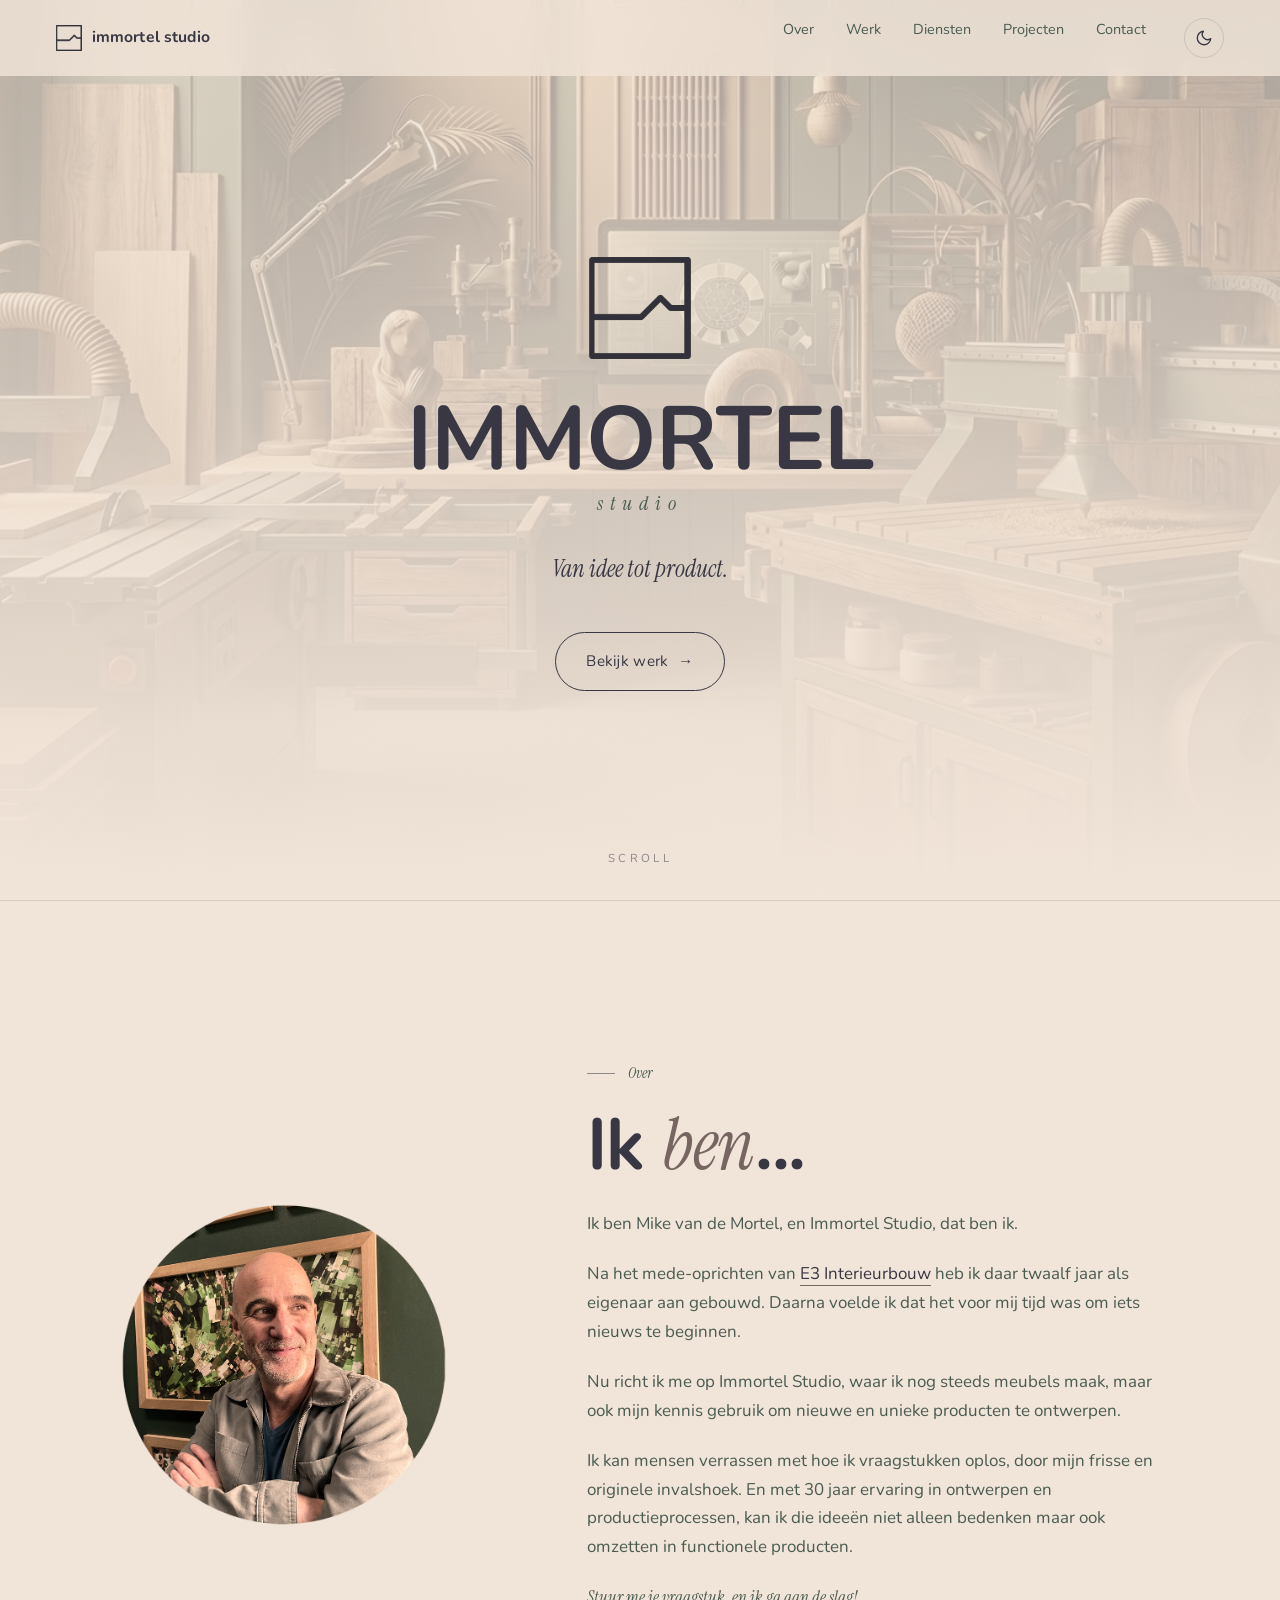
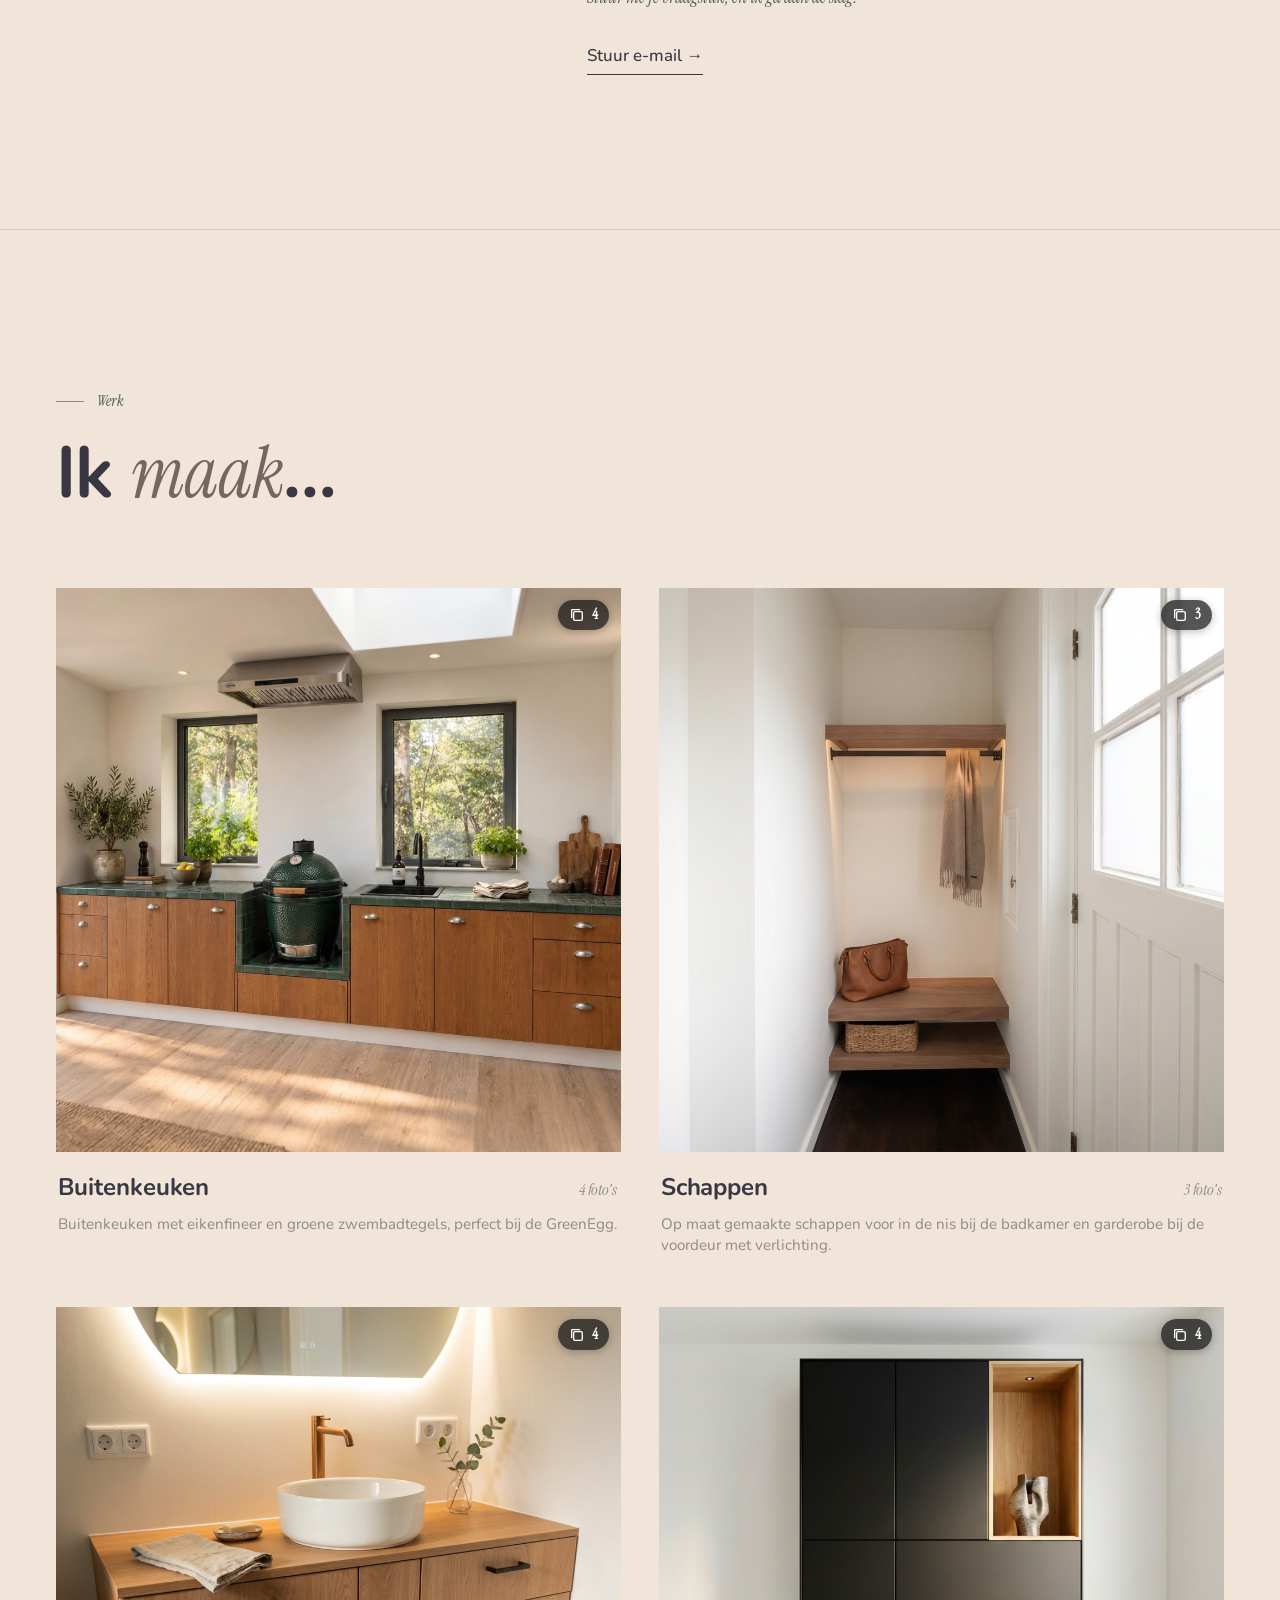
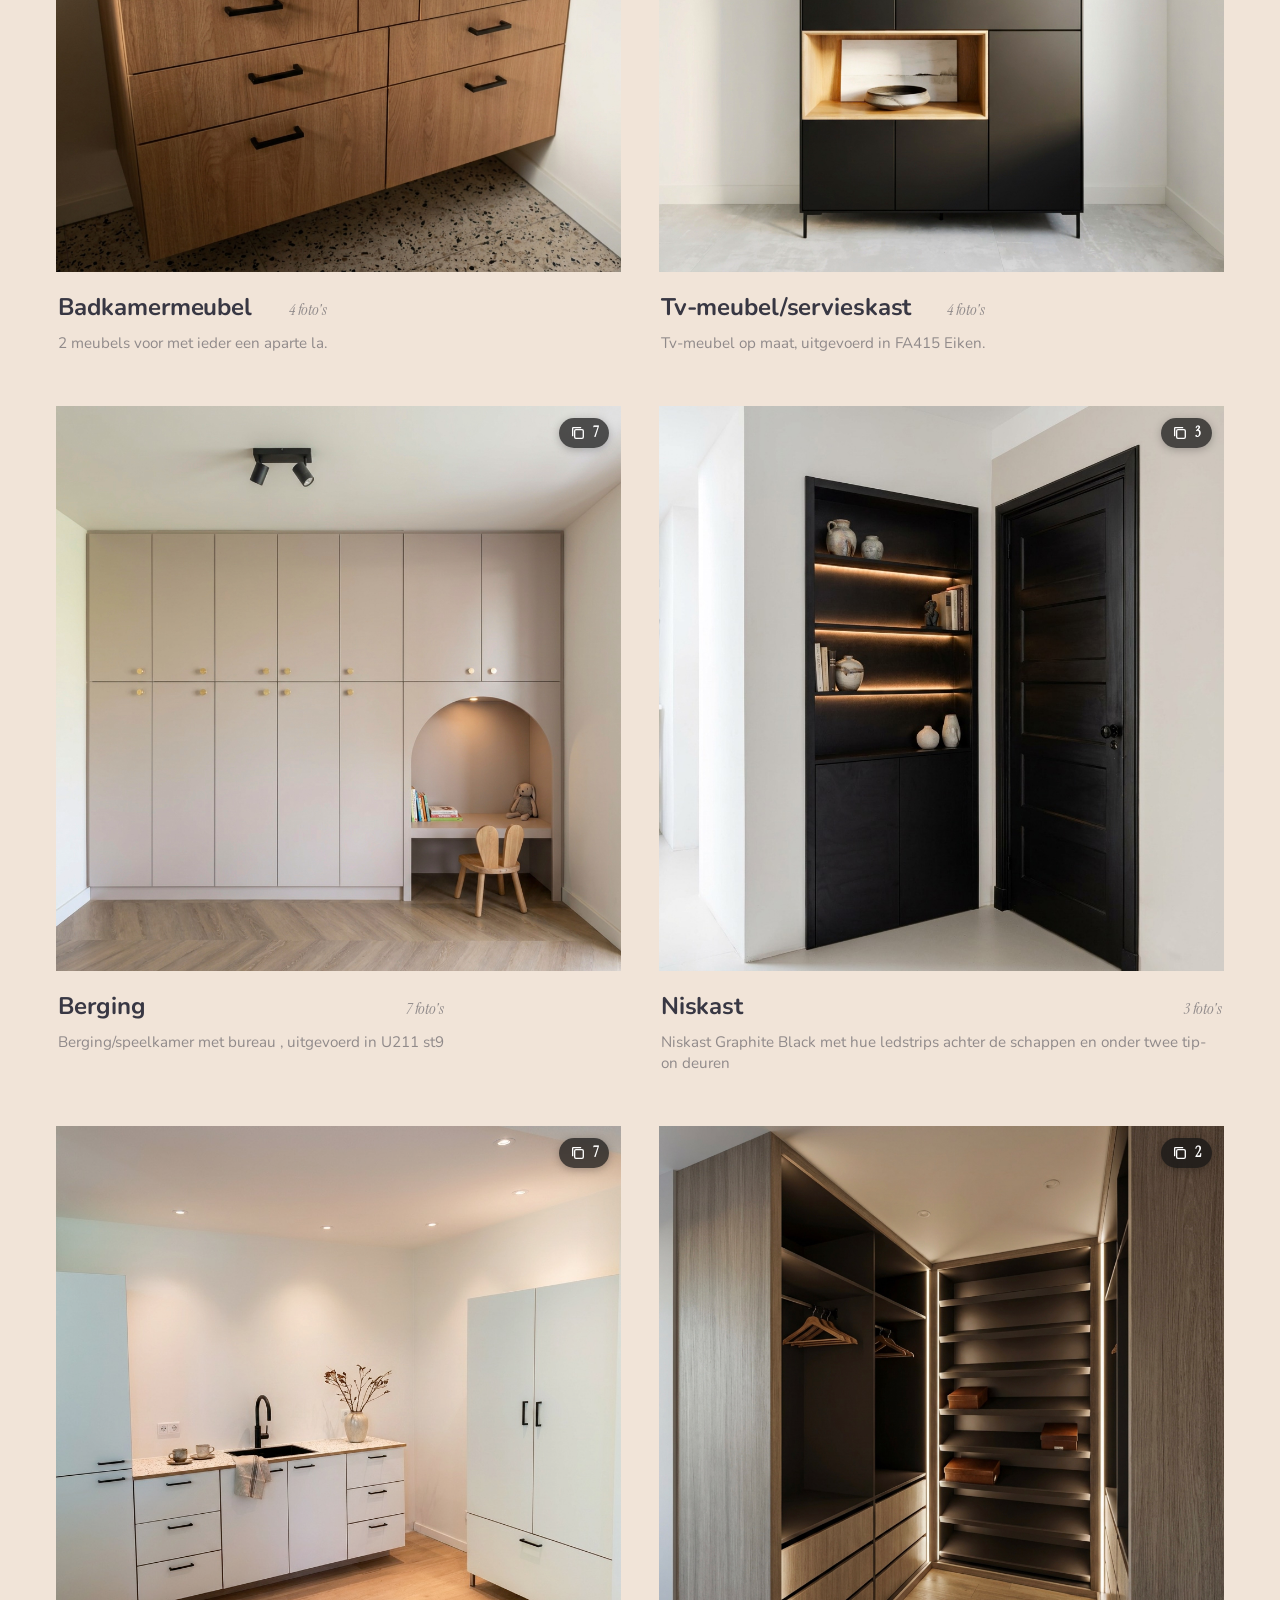
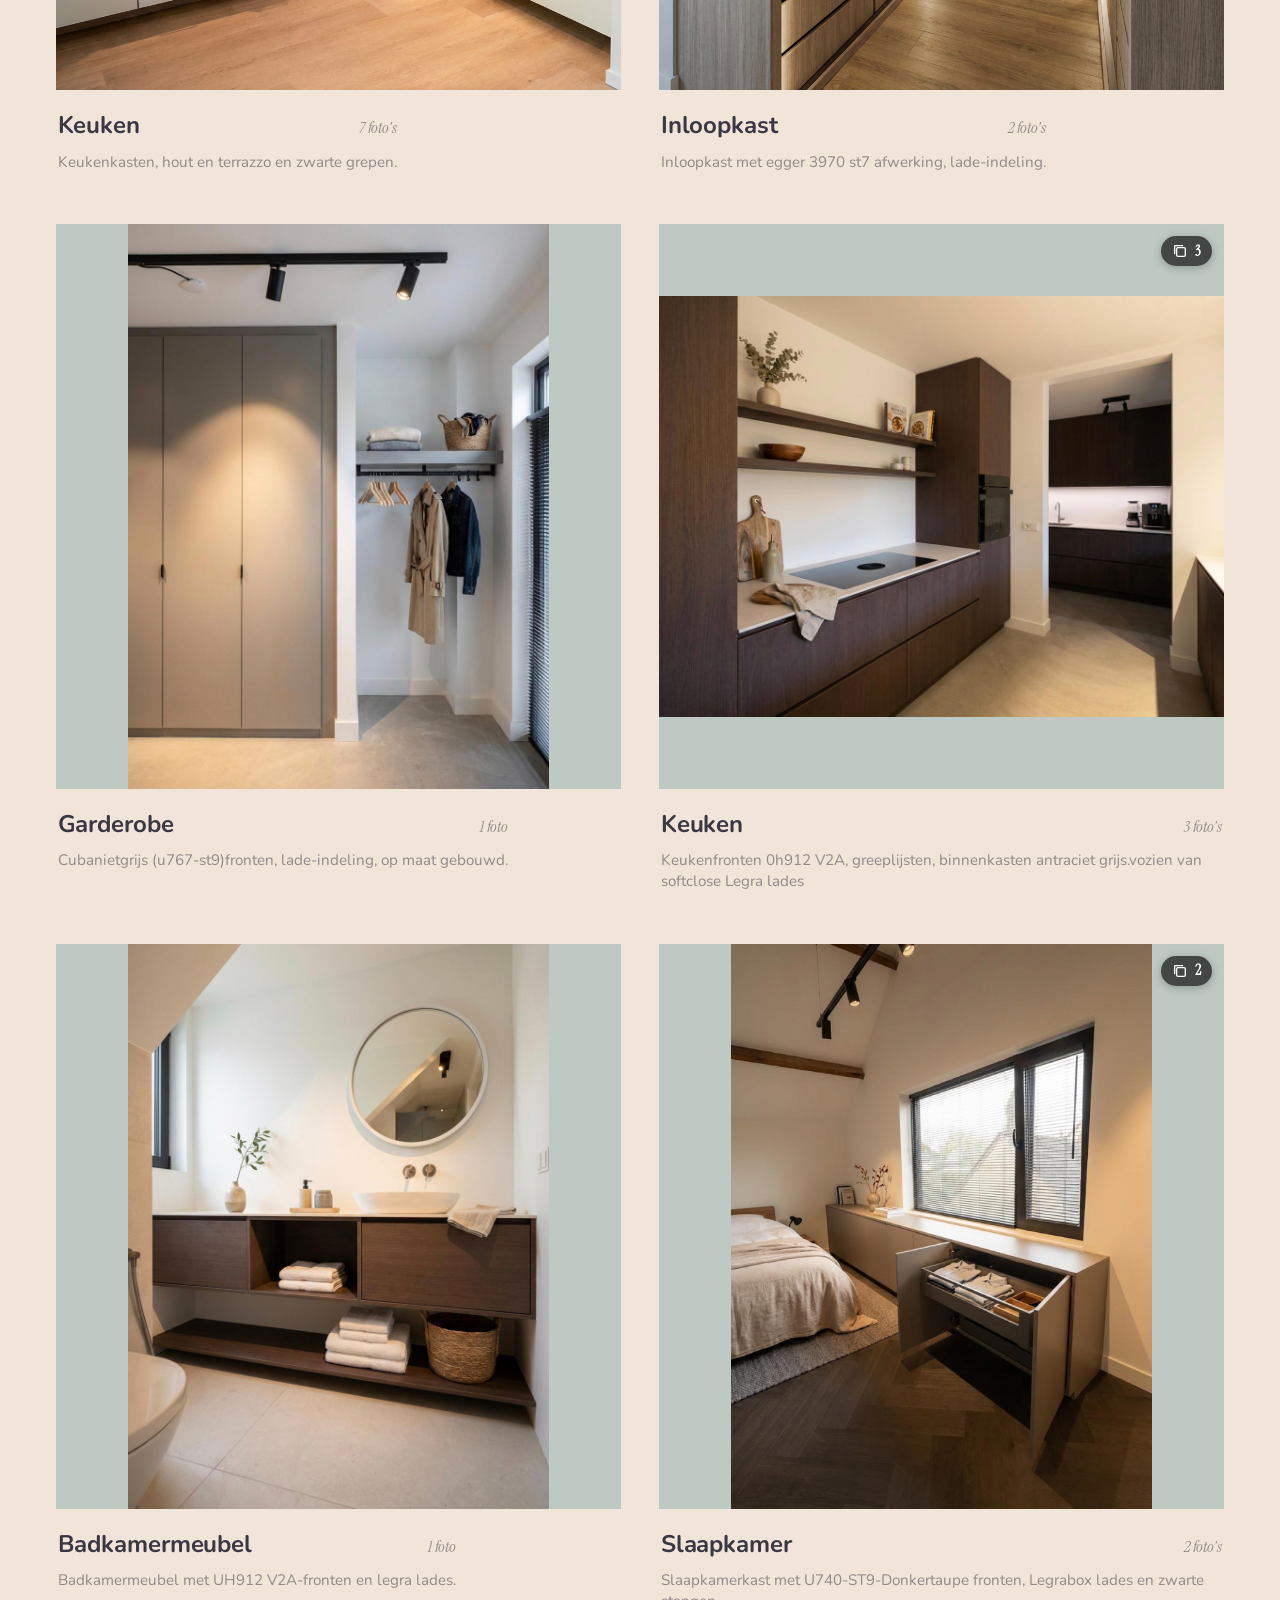
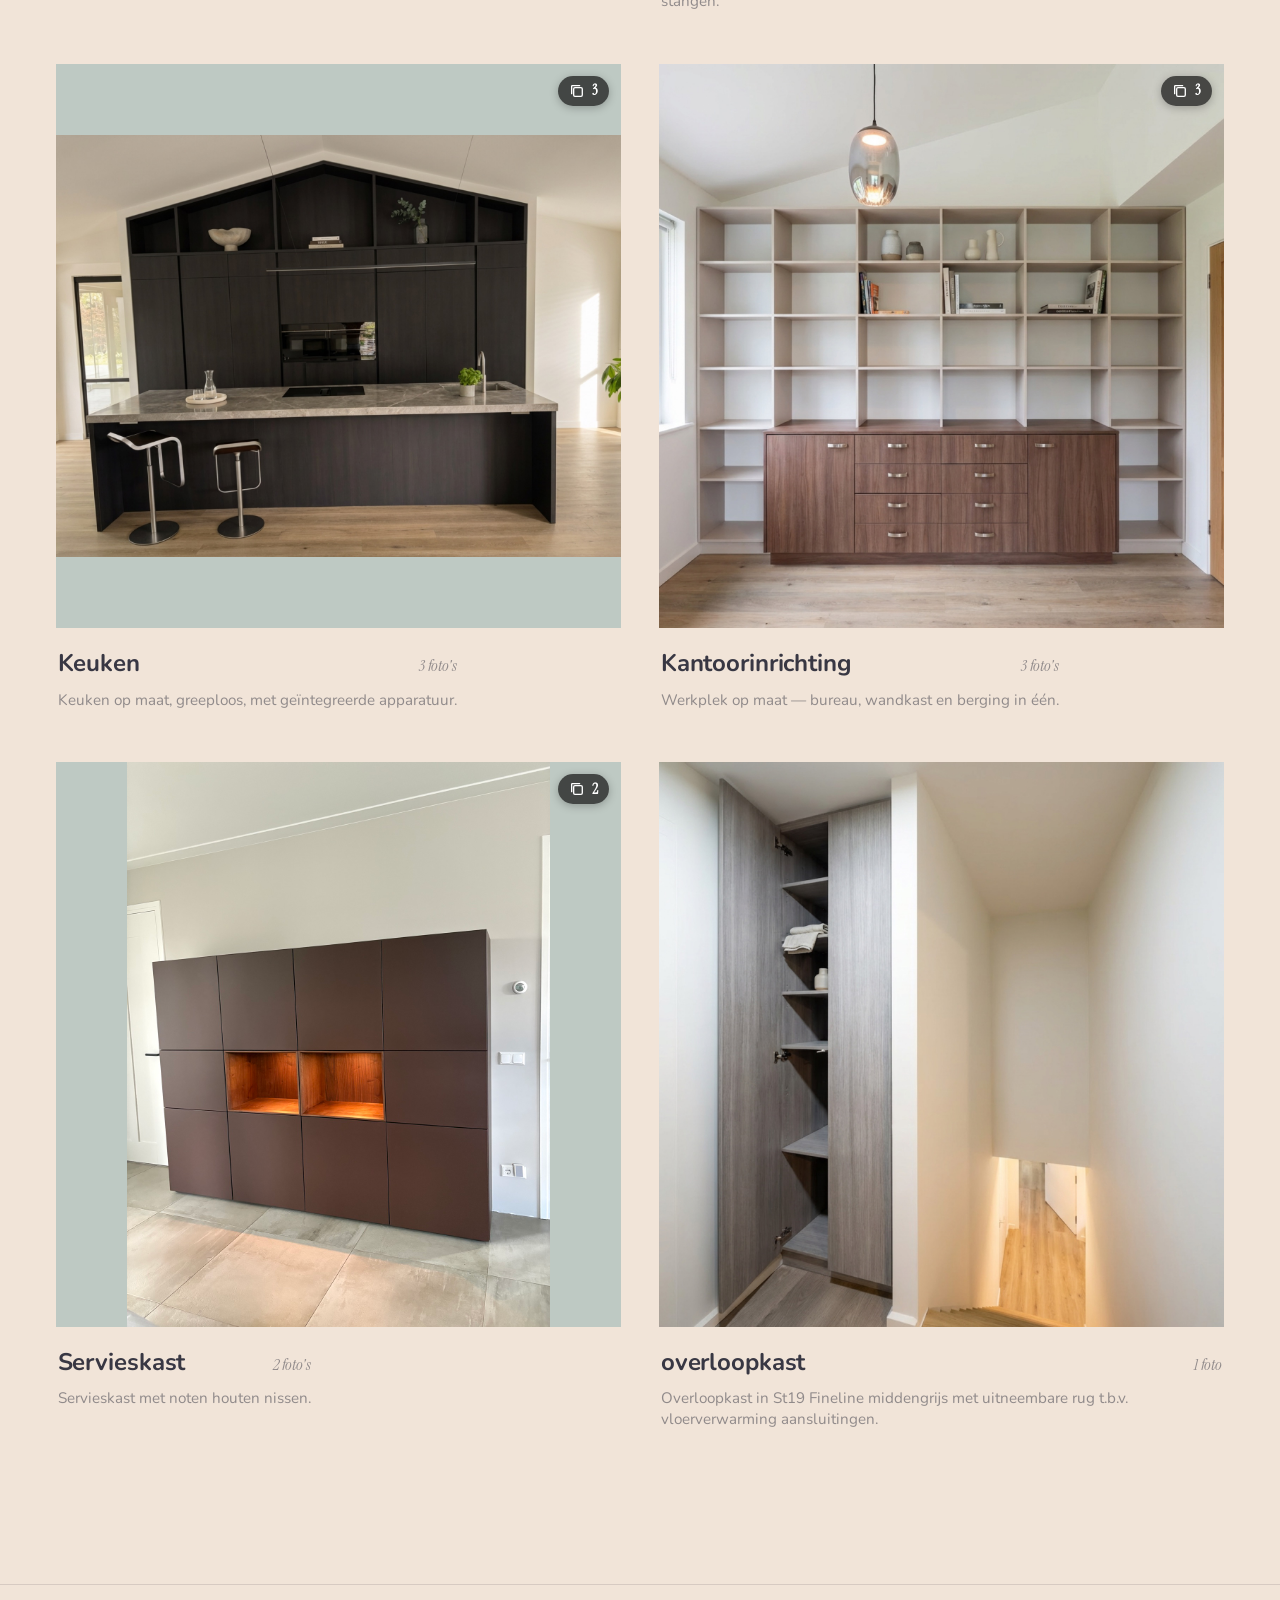
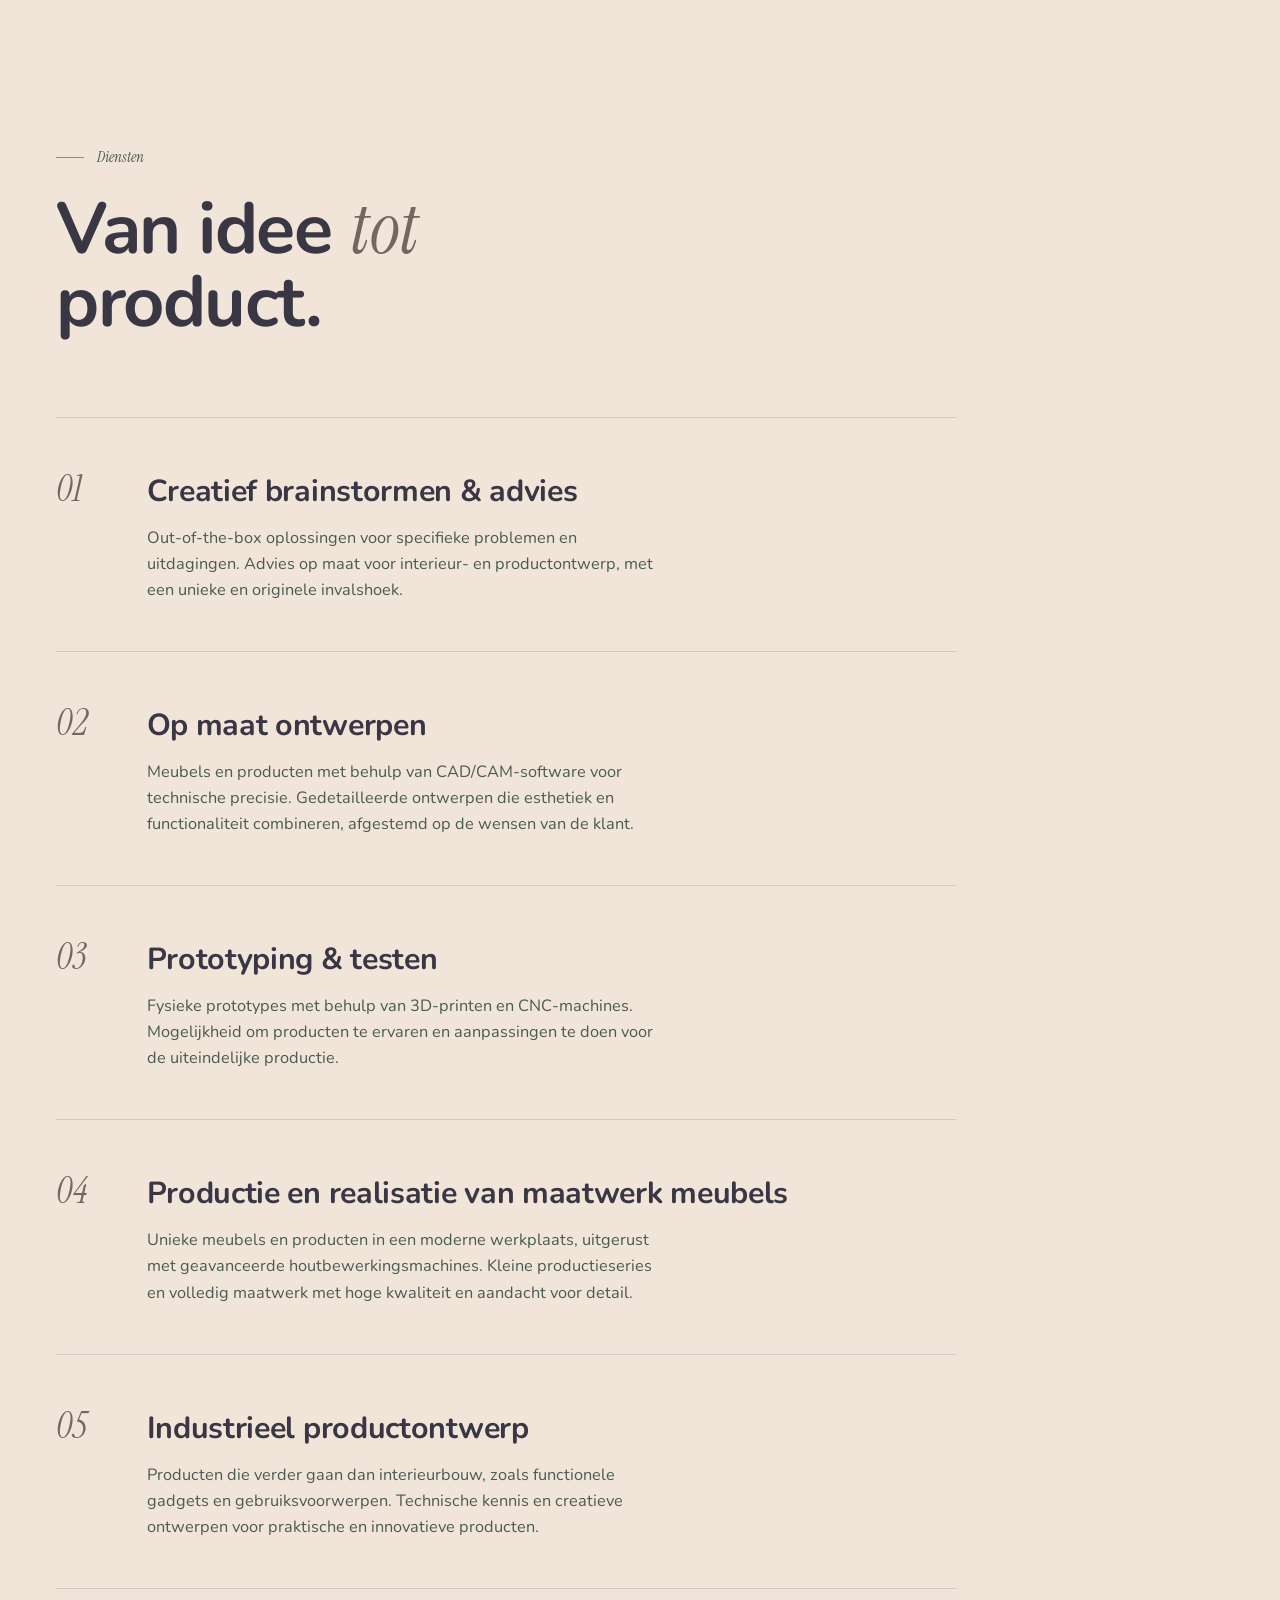
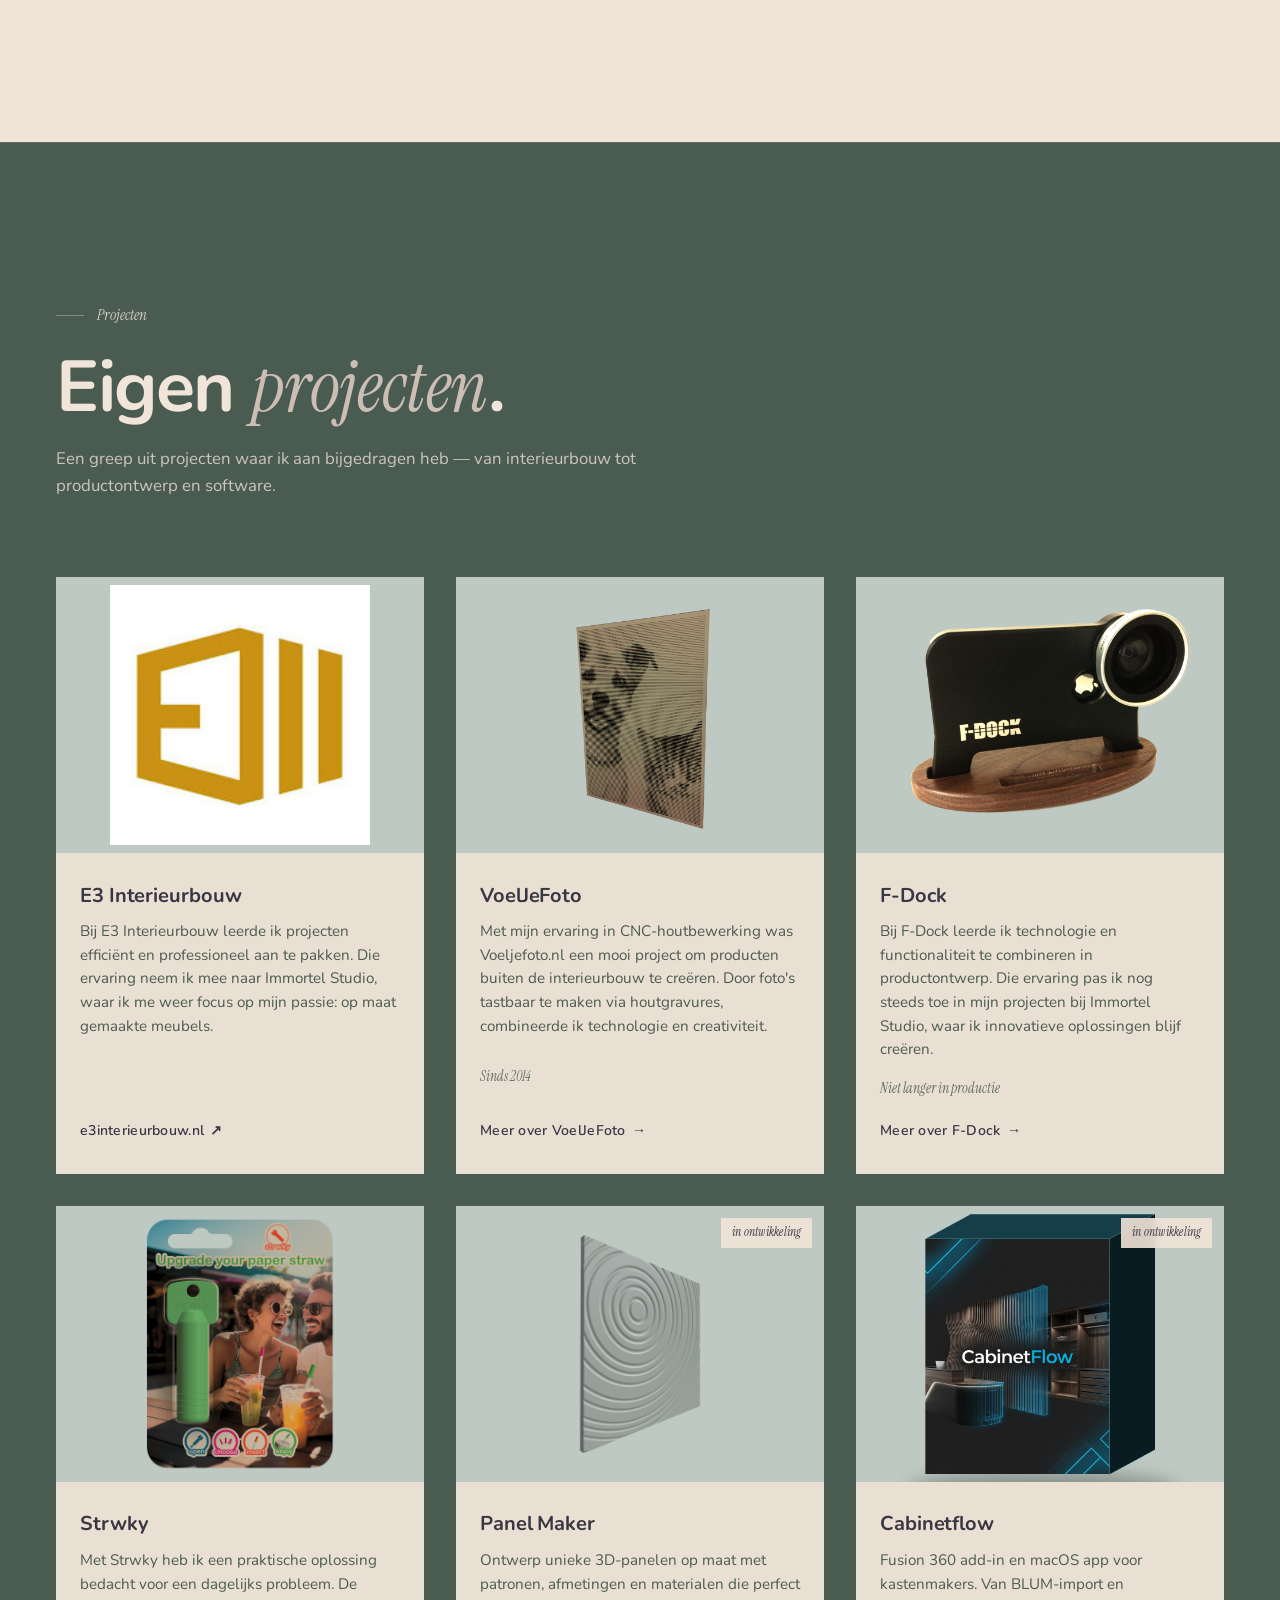
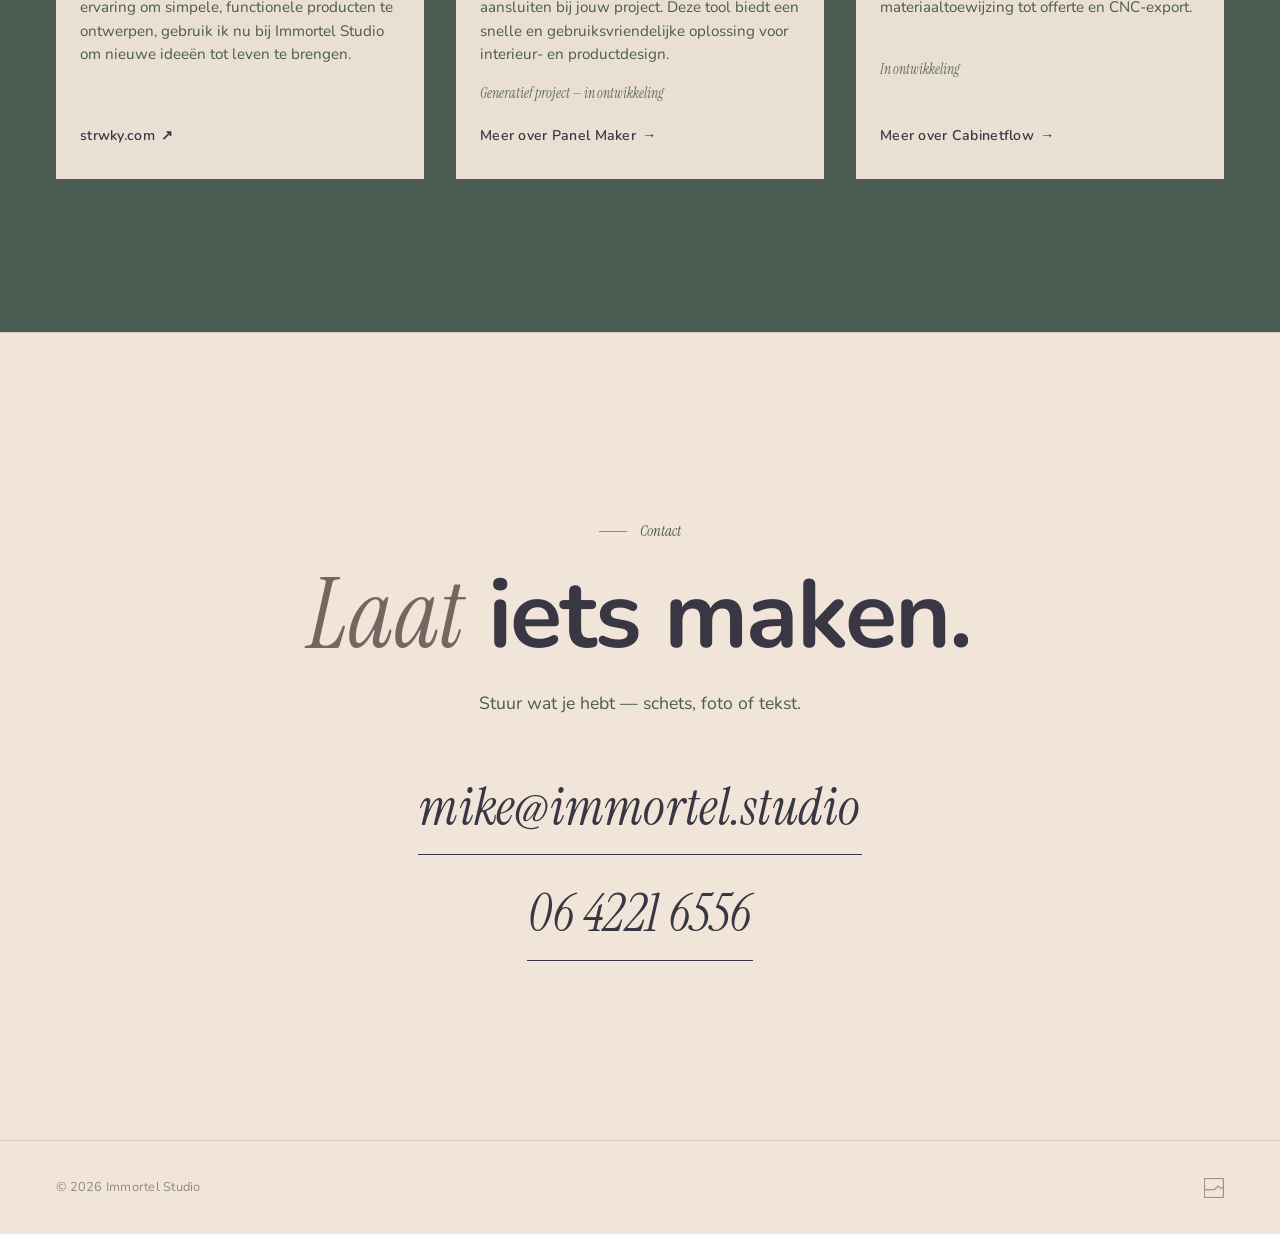
<file: index.html>
<!doctype html>
<html lang="nl">
<head>
  <meta charset="utf-8">
  <meta name="viewport" content="width=device-width,initial-scale=1">
  <title>Immortel Studio — Meubels op maat</title>
  <meta name="description" content="Immortel Studio maakt onsterfelijke meubels op maat. Van idee tot product — CAD/CAM, prototyping en eigen productie.">
  <meta name="theme-color" content="#f1e4d8" media="(prefers-color-scheme: light)">
  <meta name="theme-color" content="#14130f" media="(prefers-color-scheme: dark)">
  <script>
    // Inline theme init — prevents flash of light mode on first paint
    (function(){
      try {
        var saved = localStorage.getItem('theme');
        var system = window.matchMedia('(prefers-color-scheme: dark)').matches ? 'dark' : 'light';
        var theme = saved || system;
        document.documentElement.setAttribute('data-theme', theme);
      } catch(e) {}
    })();
  </script>
  <link rel="preconnect" href="https://fonts.googleapis.com">
  <link rel="preconnect" href="https://fonts.gstatic.com" crossorigin>
  <!-- Nunito: closest free fallback for Arial Rounded MT Bold (brand display)
       Instrument Serif: editorial italic accents -->
  <link href="https://fonts.googleapis.com/css2?family=Instrument+Serif:ital@0;1&family=Nunito:wght@400;500;600;700;800&display=swap" rel="stylesheet">
  <link rel="stylesheet" href="style.css">
</head>
<body>

  <nav class="site-nav">
    <a href="#hero" class="site-nav__mark" aria-label="Immortel Studio">
      <img class="site-nav__logo" src="images/logo.png" alt="" width="28" height="28">
      <span class="site-nav__wordmark">immortel studio</span>
    </a>
    <button class="site-nav__toggle" aria-label="Menu" aria-expanded="false" aria-controls="siteMenu">
      <span class="site-nav__toggle-bar"></span>
      <span class="site-nav__toggle-bar"></span>
      <span class="site-nav__toggle-bar"></span>
    </button>
    <div class="site-nav__links" id="siteMenu">
      <a href="#over">Over</a>
      <a href="#werk">Werk</a>
      <a href="#diensten">Diensten</a>
      <a href="#lab">Projecten</a>
      <a href="#contact">Contact</a>
      <button class="site-nav__theme" type="button" aria-label="Schakel donkere modus" aria-pressed="false">
        <svg class="site-nav__theme-icon site-nav__theme-icon--sun" width="18" height="18" viewBox="0 0 24 24" fill="none" stroke="currentColor" stroke-width="1.8" stroke-linecap="round" stroke-linejoin="round" aria-hidden="true">
          <circle cx="12" cy="12" r="4"></circle>
          <path d="M12 2v2M12 20v2M4.93 4.93l1.41 1.41M17.66 17.66l1.41 1.41M2 12h2M20 12h2M4.93 19.07l1.41-1.41M17.66 6.34l1.41-1.41"></path>
        </svg>
        <svg class="site-nav__theme-icon site-nav__theme-icon--moon" width="18" height="18" viewBox="0 0 24 24" fill="none" stroke="currentColor" stroke-width="1.8" stroke-linecap="round" stroke-linejoin="round" aria-hidden="true">
          <path d="M21 12.79A9 9 0 1 1 11.21 3a7 7 0 0 0 9.79 9.79z"></path>
        </svg>
        <span class="site-nav__theme-label">Donker / licht</span>
      </button>
    </div>
  </nav>

  <header id="hero" class="hero">
    <div class="hero__inner">
      <img class="hero__logo" src="images/logo.png" alt="" width="96" height="96">
      <h1 class="namemark" aria-label="Immortel Studio">
        <span class="namemark__line" id="nameLine" data-state="start">
          <!-- letters injected by JS -->
        </span>
        <span class="namemark__sub" id="nameSub">studio</span>
      </h1>
      <p class="hero__tag"><em>Van idee tot product.</em></p>
      <a href="#werk" class="hero__cta">Bekijk werk</a>
    </div>
    <div class="hero__scroll" aria-hidden="true">scroll</div>
  </header>

  <section id="over" class="section section--about">
    <div class="section__inner about">
      <div class="about__media">
        <img src="images/mike.jpg" alt="Mike van de Mortel" loading="lazy">
      </div>
      <div class="about__body">
        <p class="eyebrow"><em>Over</em></p>
        <h2 class="h2 h2--display">Ik <em>ben</em>...</h2>
        <div class="prose">
          <p>Ik ben Mike van de Mortel, en Immortel Studio, dat ben ik.</p>
          <p>Na het mede-oprichten van <a href="#lab">E3 Interieurbouw</a> heb ik daar twaalf jaar als eigenaar aan gebouwd. Daarna voelde ik dat het voor mij tijd was om iets nieuws te beginnen.</p>
          <p>Nu richt ik me op Immortel Studio, waar ik nog steeds meubels maak, maar ook mijn kennis gebruik om nieuwe en unieke producten te ontwerpen.</p>
          <p>Ik kan mensen verrassen met hoe ik vraagstukken oplos, door mijn frisse en originele invalshoek. En met 30 jaar ervaring in ontwerpen en productieprocessen, kan ik die ideeën niet alleen bedenken maar ook omzetten in functionele producten.</p>
          <p><em>Stuur me je vraagstuk, en ik ga aan de slag!</em></p>
          <p><a class="about__cta" href="mailto:mike@immortel.studio">Stuur e-mail →</a></p>
        </div>
      </div>
    </div>
  </section>

  <section id="werk" class="section section--work">
    <div class="section__inner">
      <header class="section__head">
        <p class="eyebrow"><em>Werk</em></p>
        <h2 class="h2">Ik <em>maak</em>…</h2>
      </header>
      <div class="project-grid" id="projectGrid">
        <!-- cards injected by JS from projects.json -->
      </div>
    </div>
  </section>

  <section id="diensten" class="section section--services">
    <div class="section__inner">
      <header class="section__head">
        <p class="eyebrow"><em>Diensten</em></p>
        <h2 class="h2">Van idee <em>tot</em> product.</h2>
      </header>
      <ol class="services">
        <li class="service">
          <span class="service__num">01</span>
          <div class="service__body">
            <h3>Creatief brainstormen &amp; advies</h3>
            <p>Out-of-the-box oplossingen voor specifieke problemen en uitdagingen. Advies op maat voor interieur- en productontwerp, met een unieke en originele invalshoek.</p>
          </div>
        </li>
        <li class="service">
          <span class="service__num">02</span>
          <div class="service__body">
            <h3>Op maat ontwerpen</h3>
            <p>Meubels en producten met behulp van CAD/CAM-software voor technische precisie. Gedetailleerde ontwerpen die esthetiek en functionaliteit combineren, afgestemd op de wensen van de klant.</p>
          </div>
        </li>
        <li class="service">
          <span class="service__num">03</span>
          <div class="service__body">
            <h3>Prototyping &amp; testen</h3>
            <p>Fysieke prototypes met behulp van 3D-printen en CNC-machines. Mogelijkheid om producten te ervaren en aanpassingen te doen voor de uiteindelijke productie.</p>
          </div>
        </li>
        <li class="service">
          <span class="service__num">04</span>
          <div class="service__body">
            <h3>Productie en realisatie van maatwerk meubels</h3>
            <p>Unieke meubels en producten in een moderne werkplaats, uitgerust met geavanceerde houtbewerkingsmachines. Kleine productieseries en volledig maatwerk met hoge kwaliteit en aandacht voor detail.</p>
          </div>
        </li>
        <li class="service">
          <span class="service__num">05</span>
          <div class="service__body">
            <h3>Industrieel productontwerp</h3>
            <p>Producten die verder gaan dan interieurbouw, zoals functionele gadgets en gebruiksvoorwerpen. Technische kennis en creatieve ontwerpen voor praktische en innovatieve producten.</p>
          </div>
        </li>
      </ol>
    </div>
  </section>

  <section id="lab" class="section section--lab">
    <div class="section__inner">
      <header class="section__head">
        <p class="eyebrow"><em>Projecten</em></p>
        <h2 class="h2">Eigen <em>projecten</em>.</h2>
        <p class="lab__intro">Een greep uit projecten waar ik aan bijgedragen heb — van interieurbouw tot productontwerp en software.</p>
      </header>
      <div class="lab__grid">
        <a class="lab__card" data-project="e3" href="http://www.e3interieurbouw.nl" target="_blank" rel="noopener">
          <div class="lab__card__media"><img src="images/lab/e3-logo.jpg" alt="Logo van E3 Interieurbouw" loading="lazy"></div>
          <div class="lab__card__body">
            <h3>E3 Interieurbouw</h3>
            <p>Bij E3 Interieurbouw leerde ik projecten efficiënt en professioneel aan te pakken. Die ervaring neem ik mee naar Immortel Studio, waar ik me weer focus op mijn passie: op maat gemaakte meubels.</p>
            <span class="lab__card__link">e3interieurbouw.nl <span aria-hidden="true">↗</span></span>
          </div>
        </a>
        <a class="lab__card" data-project="voeljefoto" href="/voeljefoto/">
          <div class="lab__card__media"><img src="images/lab/voeljefoto.jpg" alt="VoelJeFoto" loading="lazy"></div>
          <div class="lab__card__body">
            <h3>VoelJeFoto</h3>
            <p>Met mijn ervaring in CNC-houtbewerking was Voeljefoto.nl een mooi project om producten buiten de interieurbouw te creëren. Door foto's tastbaar te maken via houtgravures, combineerde ik technologie en creativiteit.</p>
            <span class="lab__card__meta"><em>Sinds 2014</em></span>
            <span class="lab__card__link">Meer over VoelJeFoto <span aria-hidden="true">→</span></span>
          </div>
        </a>
        <a class="lab__card" data-project="fdock" href="/f-dock/">
          <div class="lab__card__media"><img src="images/lab/fdock.jpg" alt="F-Dock" loading="lazy"></div>
          <div class="lab__card__body">
            <h3>F-Dock</h3>
            <p>Bij F-Dock leerde ik technologie en functionaliteit te combineren in productontwerp. Die ervaring pas ik nog steeds toe in mijn projecten bij Immortel Studio, waar ik innovatieve oplossingen blijf creëren.</p>
            <span class="lab__card__meta"><em>Niet langer in productie</em></span>
            <span class="lab__card__link">Meer over F-Dock <span aria-hidden="true">→</span></span>
          </div>
        </a>
        <a class="lab__card" data-project="strwky" href="http://www.strwky.com" target="_blank" rel="noopener">
          <div class="lab__card__media"><img src="images/lab/strwky.jpg" alt="Strwky" loading="lazy"></div>
          <div class="lab__card__body">
            <h3>Strwky</h3>
            <p>Met Strwky heb ik een praktische oplossing bedacht voor een dagelijks probleem. De ervaring om simpele, functionele producten te ontwerpen, gebruik ik nu bij Immortel Studio om nieuwe ideeën tot leven te brengen.</p>
            <span class="lab__card__link">strwky.com <span aria-hidden="true">↗</span></span>
          </div>
        </a>
        <a class="lab__card lab__card--wip" data-project="panelmaker" href="/panelmaker/">
          <div class="lab__card__media"><img src="images/lab/panelmaker.jpg" alt="Panel Maker" loading="lazy"></div>
          <div class="lab__card__body">
            <h3>Panel Maker</h3>
            <p>Ontwerp unieke 3D-panelen op maat met patronen, afmetingen en materialen die perfect aansluiten bij jouw project. Deze tool biedt een snelle en gebruiksvriendelijke oplossing voor interieur- en productdesign.</p>
            <span class="lab__card__meta"><em>Generatief project — in ontwikkeling</em></span>
            <span class="lab__card__link">Meer over Panel Maker <span aria-hidden="true">→</span></span>
          </div>
        </a>
        <a class="lab__card lab__card--wip" href="cabinetflow/" data-project="cabinetflow">
          <div class="lab__card__media"><img src="images/lab/cabinetflow.jpg" alt="Cabinetflow" loading="lazy"></div>
          <div class="lab__card__body">
            <h3>Cabinetflow</h3>
            <p>Fusion 360 add-in en macOS app voor kastenmakers. Van BLUM-import en materiaaltoewijzing tot offerte en CNC-export.</p>
            <span class="lab__card__meta"><em>In ontwikkeling</em></span>
            <span class="lab__card__link">Meer over Cabinetflow <span aria-hidden="true">→</span></span>
          </div>
        </a>
      </div>
    </div>
  </section>

  <section id="contact" class="section section--contact">
    <div class="section__inner">
      <p class="eyebrow"><em>Contact</em></p>
      <h2 class="h2 h2--contact"><em>Laat</em> iets maken.</h2>
      <p class="contact__intro">Stuur wat je hebt — schets, foto of tekst.</p>
      <div class="contact__row">
        <a class="contact__link" href="mailto:mike@immortel.studio">mike@immortel.studio</a>
        <a class="contact__link" href="tel:+31642216556">06 4221 6556</a>
      </div>
    </div>
  </section>

  <footer class="site-foot">
    <div class="site-foot__inner">
      <span>© <span id="year"></span> Immortel Studio</span>
      <img class="site-foot__logo" src="images/logo.png" alt="" width="20" height="20">
    </div>
  </footer>

  <div id="lightbox" class="lightbox" aria-hidden="true">
    <button class="lightbox__close" aria-label="Sluiten">×</button>
    <button class="lightbox__prev" aria-label="Vorige">‹</button>
    <button class="lightbox__next" aria-label="Volgende">›</button>
    <div class="lightbox__viewport">
      <div class="lightbox__track">
        <div class="lightbox__slide"><img alt=""></div>
        <div class="lightbox__slide"><img alt=""></div>
        <div class="lightbox__slide"><img alt=""></div>
      </div>
    </div>
    <div class="lightbox__count" id="lightboxCount"></div>
  </div>

  <script src="app.js"></script>
</body>
</html>
</file>
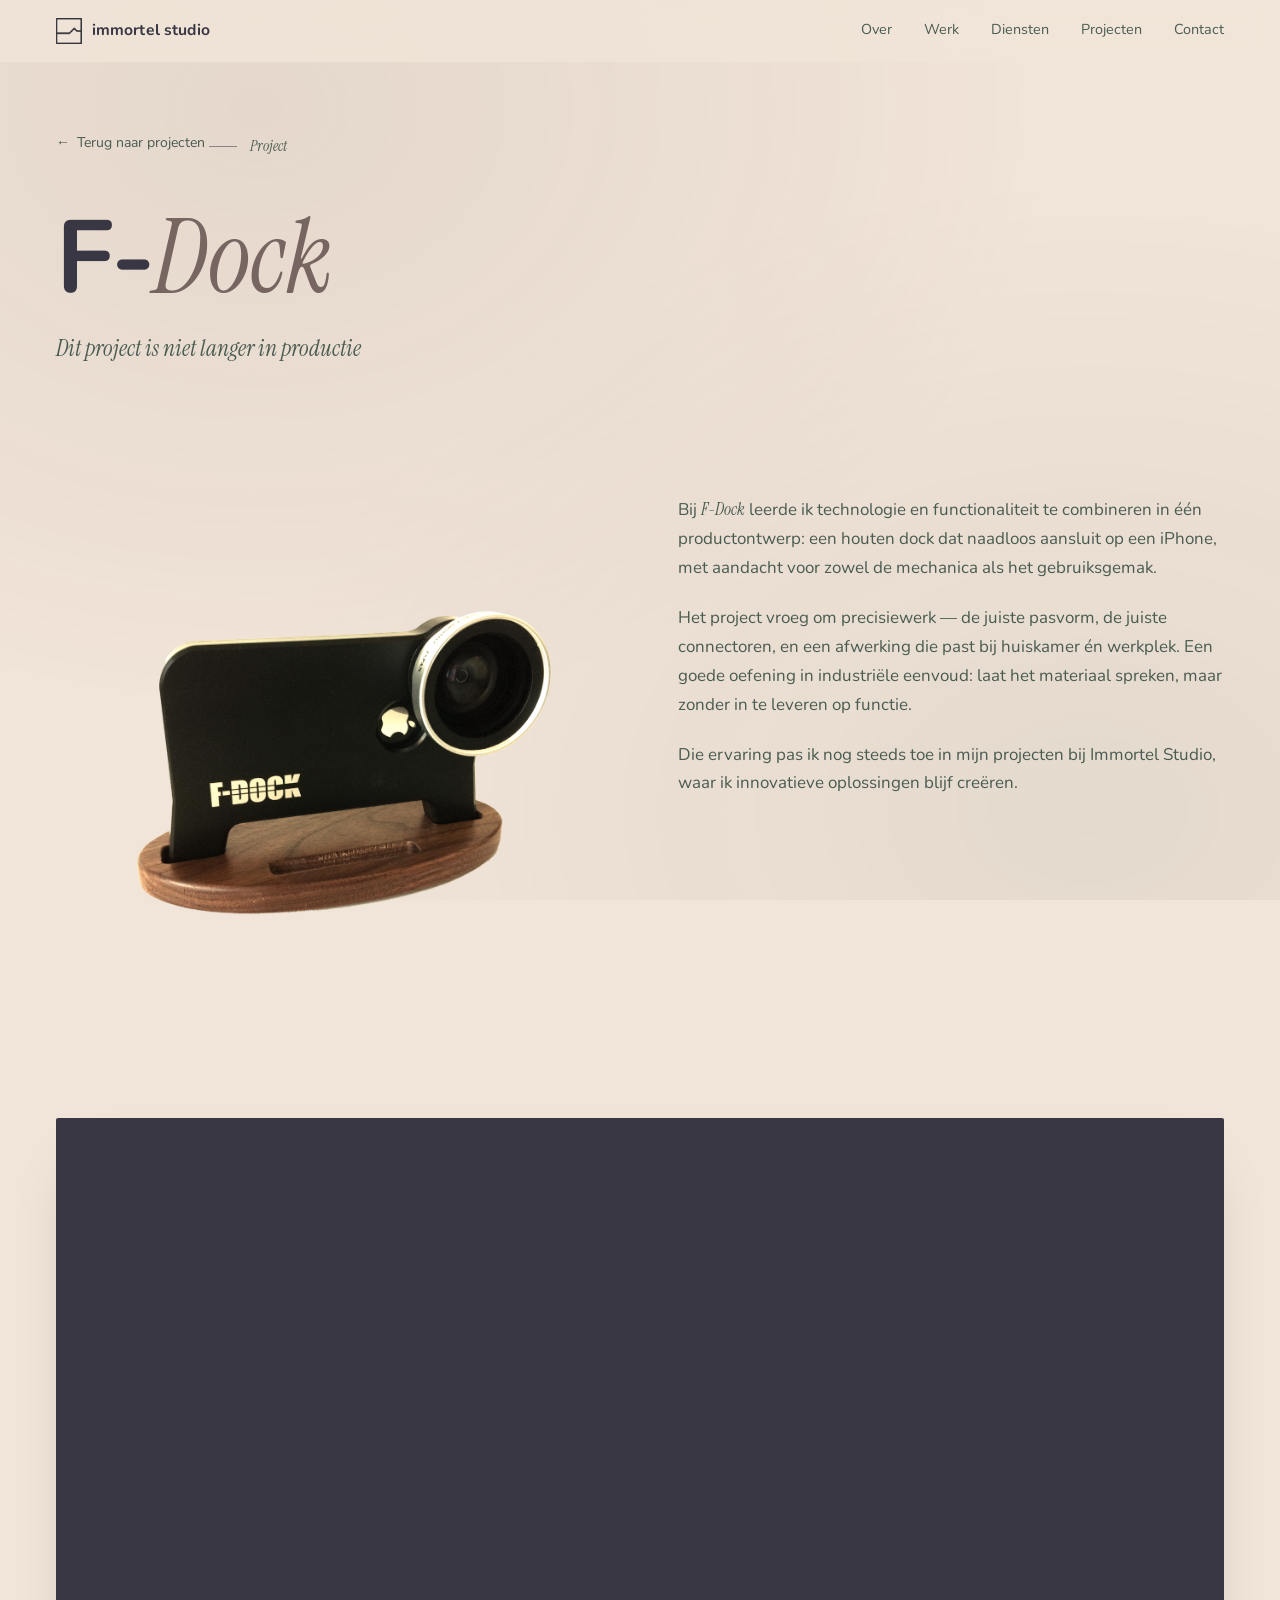
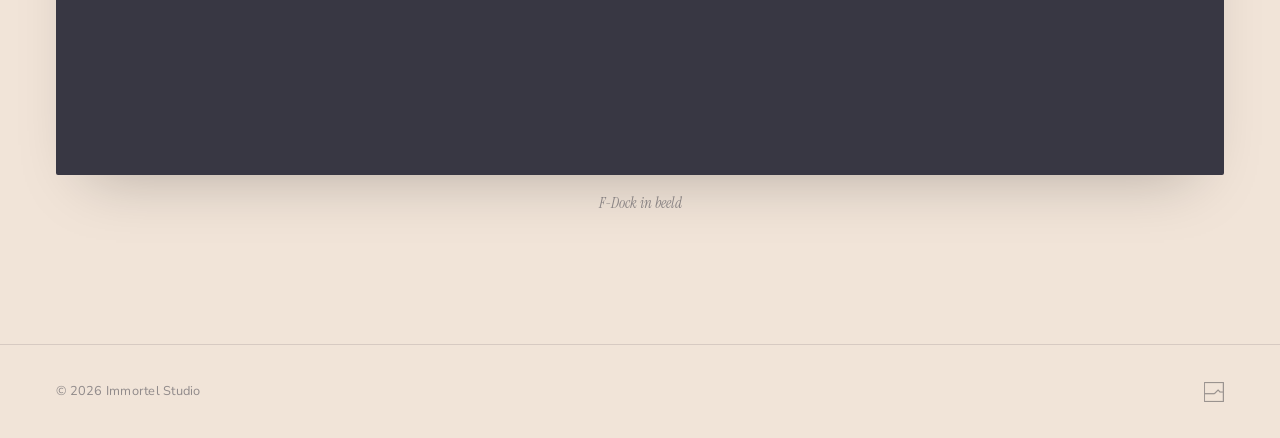
<file: f-dock/index.html>
<!doctype html>
<html lang="nl">
<head>
  <meta charset="utf-8">
  <meta name="viewport" content="width=device-width,initial-scale=1">
  <title>F-Dock — Immortel Studio</title>
  <meta name="description" content="F-Dock — dock voor iPhone dat technologie en functionaliteit combineert. Niet langer in productie.">
  <meta name="theme-color" content="#f1e4d8">
  <link rel="preconnect" href="https://fonts.googleapis.com">
  <link rel="preconnect" href="https://fonts.gstatic.com" crossorigin>
  <link href="https://fonts.googleapis.com/css2?family=Instrument+Serif:ital@0;1&family=Nunito:wght@400;500;600;700;800&display=swap" rel="stylesheet">
  <link rel="stylesheet" href="/style.css">
</head>
<body class="page page--project">

  <nav class="site-nav">
    <a href="/" class="site-nav__mark" aria-label="Immortel Studio">
      <img class="site-nav__logo" src="/images/logo.png" alt="" width="28" height="28">
      <span class="site-nav__wordmark">immortel studio</span>
    </a>
    <button class="site-nav__toggle" aria-label="Menu" aria-expanded="false" aria-controls="siteMenu">
      <span class="site-nav__toggle-bar"></span>
      <span class="site-nav__toggle-bar"></span>
      <span class="site-nav__toggle-bar"></span>
    </button>
    <div class="site-nav__links" id="siteMenu">
      <a href="/#over">Over</a>
      <a href="/#werk">Werk</a>
      <a href="/#diensten">Diensten</a>
      <a href="/#lab">Projecten</a>
      <a href="/#contact">Contact</a>
    </div>
  </nav>

  <header class="project-hero">
    <div class="project-hero__inner">
      <a class="back-link" href="/#lab"><span aria-hidden="true">←</span> Terug naar projecten</a>
      <p class="eyebrow"><em>Project</em></p>
      <h1 class="project-hero__title">F-<em>Dock</em></h1>
      <p class="project-hero__status"><em>Dit project is niet langer in productie</em></p>
    </div>
  </header>

  <section class="project-body">
    <div class="project-body__inner">
      <figure class="project-body__media">
        <img src="/images/lab/fdock.jpg" alt="F-Dock — houten dock voor iPhone">
      </figure>
      <div class="project-body__text">
        <div class="prose">
          <p>Bij <em>F-Dock</em> leerde ik technologie en functionaliteit te combineren in één productontwerp: een houten dock dat naadloos aansluit op een iPhone, met aandacht voor zowel de mechanica als het gebruiksgemak.</p>
          <p>Het project vroeg om precisiewerk — de juiste pasvorm, de juiste connectoren, en een afwerking die past bij huiskamer én werkplek. Een goede oefening in industriële eenvoud: laat het materiaal spreken, maar zonder in te leveren op functie.</p>
          <p>Die ervaring pas ik nog steeds toe in mijn projecten bij Immortel Studio, waar ik innovatieve oplossingen blijf creëren.</p>
        </div>
      </div>
    </div>

    <figure class="project-video">
      <div class="project-video__frame">
        <iframe src="https://www.youtube.com/embed/FZByQiJOwY4"
                title="F-Dock — video"
                allow="accelerometer; autoplay; clipboard-write; encrypted-media; gyroscope; picture-in-picture; web-share"
                referrerpolicy="strict-origin-when-cross-origin"
                allowfullscreen></iframe>
      </div>
      <figcaption>F-Dock in beeld</figcaption>
    </figure>
  </section>

  <footer class="site-foot">
    <div class="site-foot__inner">
      <span>© <span id="year"></span> Immortel Studio</span>
      <img class="site-foot__logo" src="/images/logo.png" alt="" width="20" height="20">
    </div>
  </footer>

  <script src="/app.js"></script>
</body>
</html>
</file>
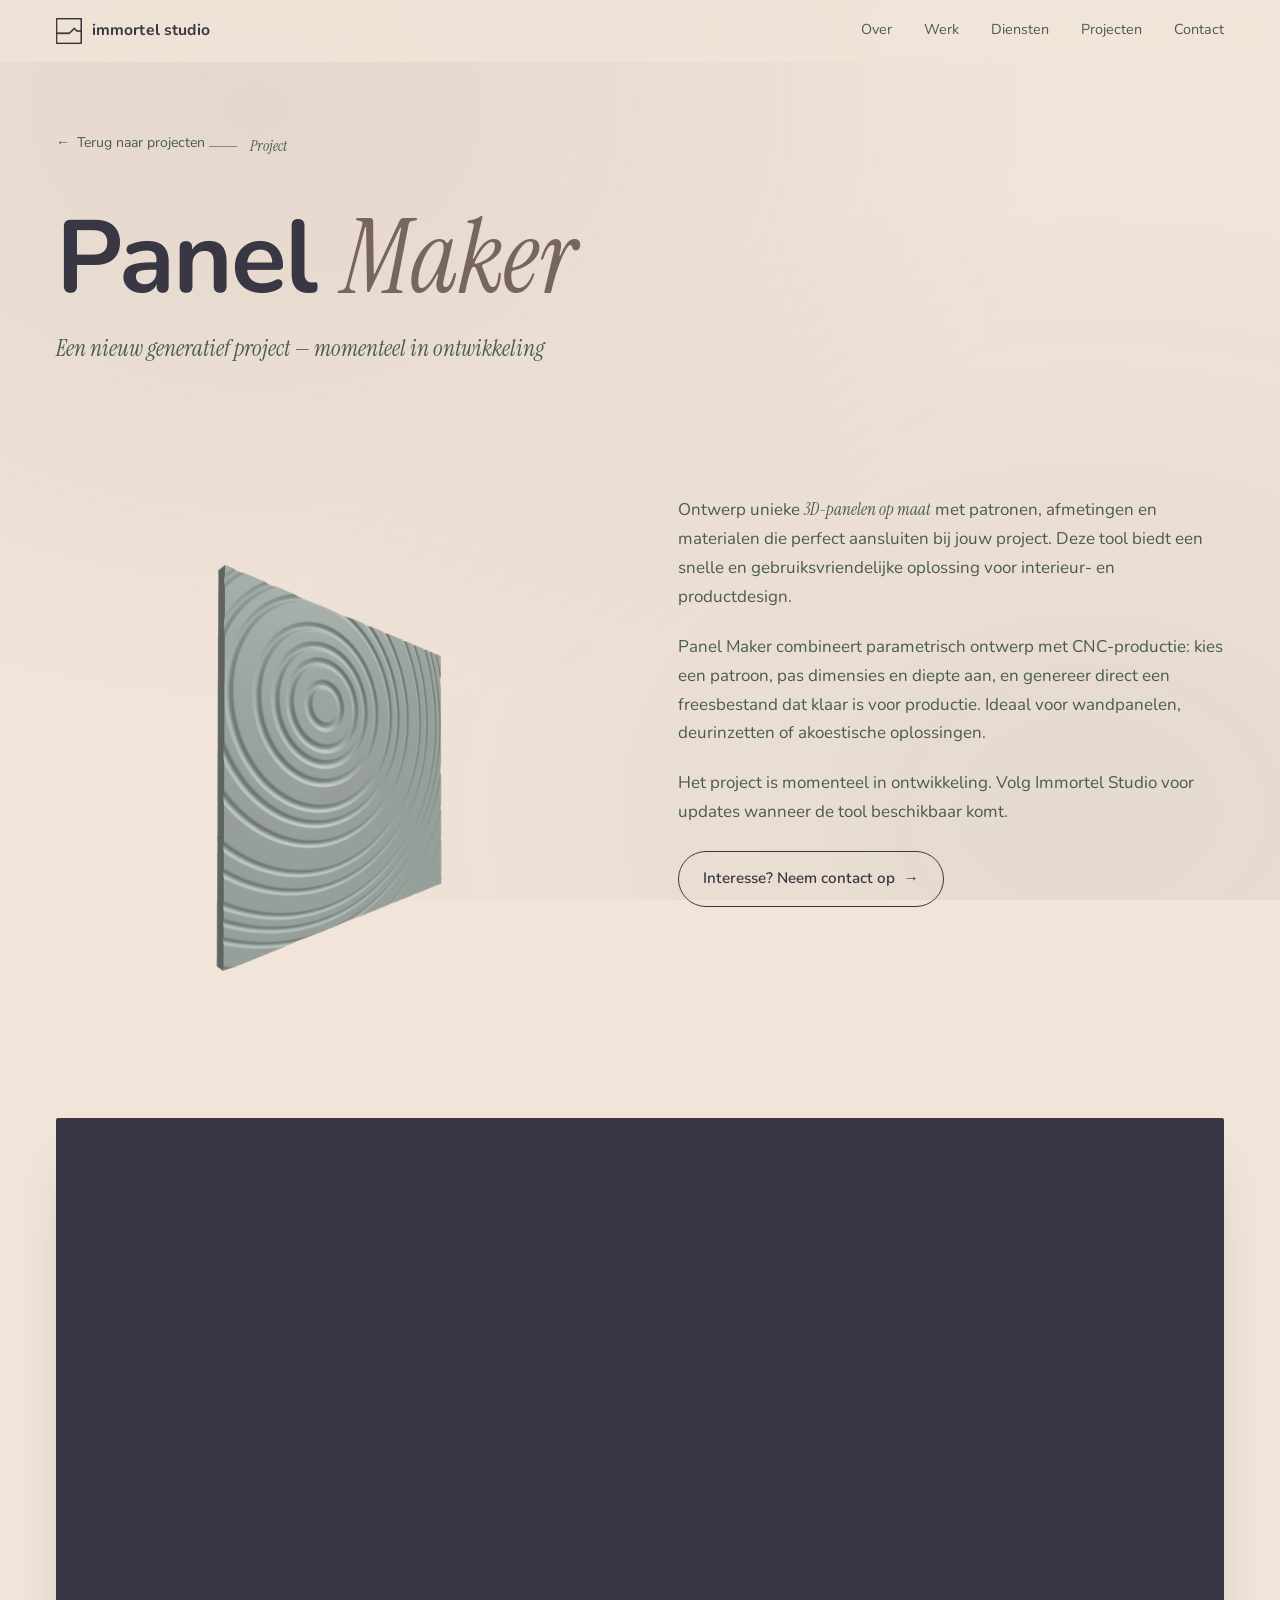
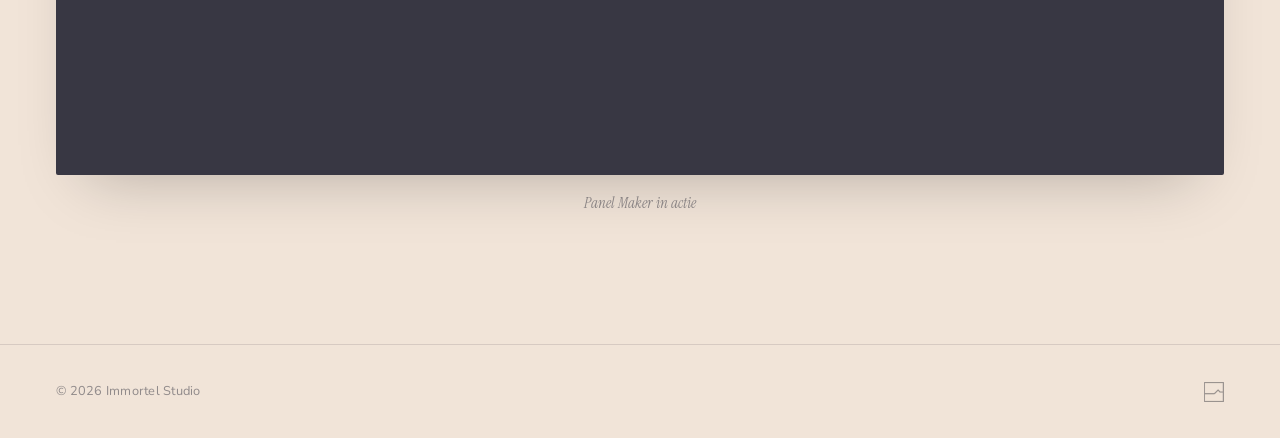
<file: panelmaker/index.html>
<!doctype html>
<html lang="nl">
<head>
  <meta charset="utf-8">
  <meta name="viewport" content="width=device-width,initial-scale=1">
  <title>Panel Maker — Immortel Studio</title>
  <meta name="description" content="Panel Maker — generatief project voor unieke 3D-panelen op maat. Momenteel in ontwikkeling.">
  <meta name="theme-color" content="#f1e4d8">
  <link rel="preconnect" href="https://fonts.googleapis.com">
  <link rel="preconnect" href="https://fonts.gstatic.com" crossorigin>
  <link href="https://fonts.googleapis.com/css2?family=Instrument+Serif:ital@0;1&family=Nunito:wght@400;500;600;700;800&display=swap" rel="stylesheet">
  <link rel="stylesheet" href="/style.css">
</head>
<body class="page page--project">

  <nav class="site-nav">
    <a href="/" class="site-nav__mark" aria-label="Immortel Studio">
      <img class="site-nav__logo" src="/images/logo.png" alt="" width="28" height="28">
      <span class="site-nav__wordmark">immortel studio</span>
    </a>
    <button class="site-nav__toggle" aria-label="Menu" aria-expanded="false" aria-controls="siteMenu">
      <span class="site-nav__toggle-bar"></span>
      <span class="site-nav__toggle-bar"></span>
      <span class="site-nav__toggle-bar"></span>
    </button>
    <div class="site-nav__links" id="siteMenu">
      <a href="/#over">Over</a>
      <a href="/#werk">Werk</a>
      <a href="/#diensten">Diensten</a>
      <a href="/#lab">Projecten</a>
      <a href="/#contact">Contact</a>
    </div>
  </nav>

  <header class="project-hero">
    <div class="project-hero__inner">
      <a class="back-link" href="/#lab"><span aria-hidden="true">←</span> Terug naar projecten</a>
      <p class="eyebrow"><em>Project</em></p>
      <h1 class="project-hero__title">Panel <em>Maker</em></h1>
      <p class="project-hero__status"><em>Een nieuw generatief project — momenteel in ontwikkeling</em></p>
    </div>
  </header>

  <section class="project-body">
    <div class="project-body__inner">
      <figure class="project-body__media">
        <img src="/images/lab/panelmaker.jpg" alt="Panel Maker — 3D-paneel render">
      </figure>
      <div class="project-body__text">
        <div class="prose">
          <p>Ontwerp unieke <em>3D-panelen op maat</em> met patronen, afmetingen en materialen die perfect aansluiten bij jouw project. Deze tool biedt een snelle en gebruiksvriendelijke oplossing voor interieur- en productdesign.</p>
          <p>Panel Maker combineert parametrisch ontwerp met CNC-productie: kies een patroon, pas dimensies en diepte aan, en genereer direct een freesbestand dat klaar is voor productie. Ideaal voor wandpanelen, deurinzetten of akoestische oplossingen.</p>
          <p>Het project is momenteel in ontwikkeling. Volg Immortel Studio voor updates wanneer de tool beschikbaar komt.</p>
        </div>
        <a class="project-ext" href="/#contact">
          Interesse? Neem contact op <span aria-hidden="true">→</span>
        </a>
      </div>
    </div>

    <figure class="project-video">
      <div class="project-video__frame">
        <iframe src="https://www.youtube.com/embed/JdJe127_Zrk"
                title="Panel Maker — video"
                allow="accelerometer; autoplay; clipboard-write; encrypted-media; gyroscope; picture-in-picture; web-share"
                referrerpolicy="strict-origin-when-cross-origin"
                allowfullscreen></iframe>
      </div>
      <figcaption>Panel Maker in actie</figcaption>
    </figure>
  </section>

  <footer class="site-foot">
    <div class="site-foot__inner">
      <span>© <span id="year"></span> Immortel Studio</span>
      <img class="site-foot__logo" src="/images/logo.png" alt="" width="20" height="20">
    </div>
  </footer>

  <script src="/app.js"></script>
</body>
</html>
</file>
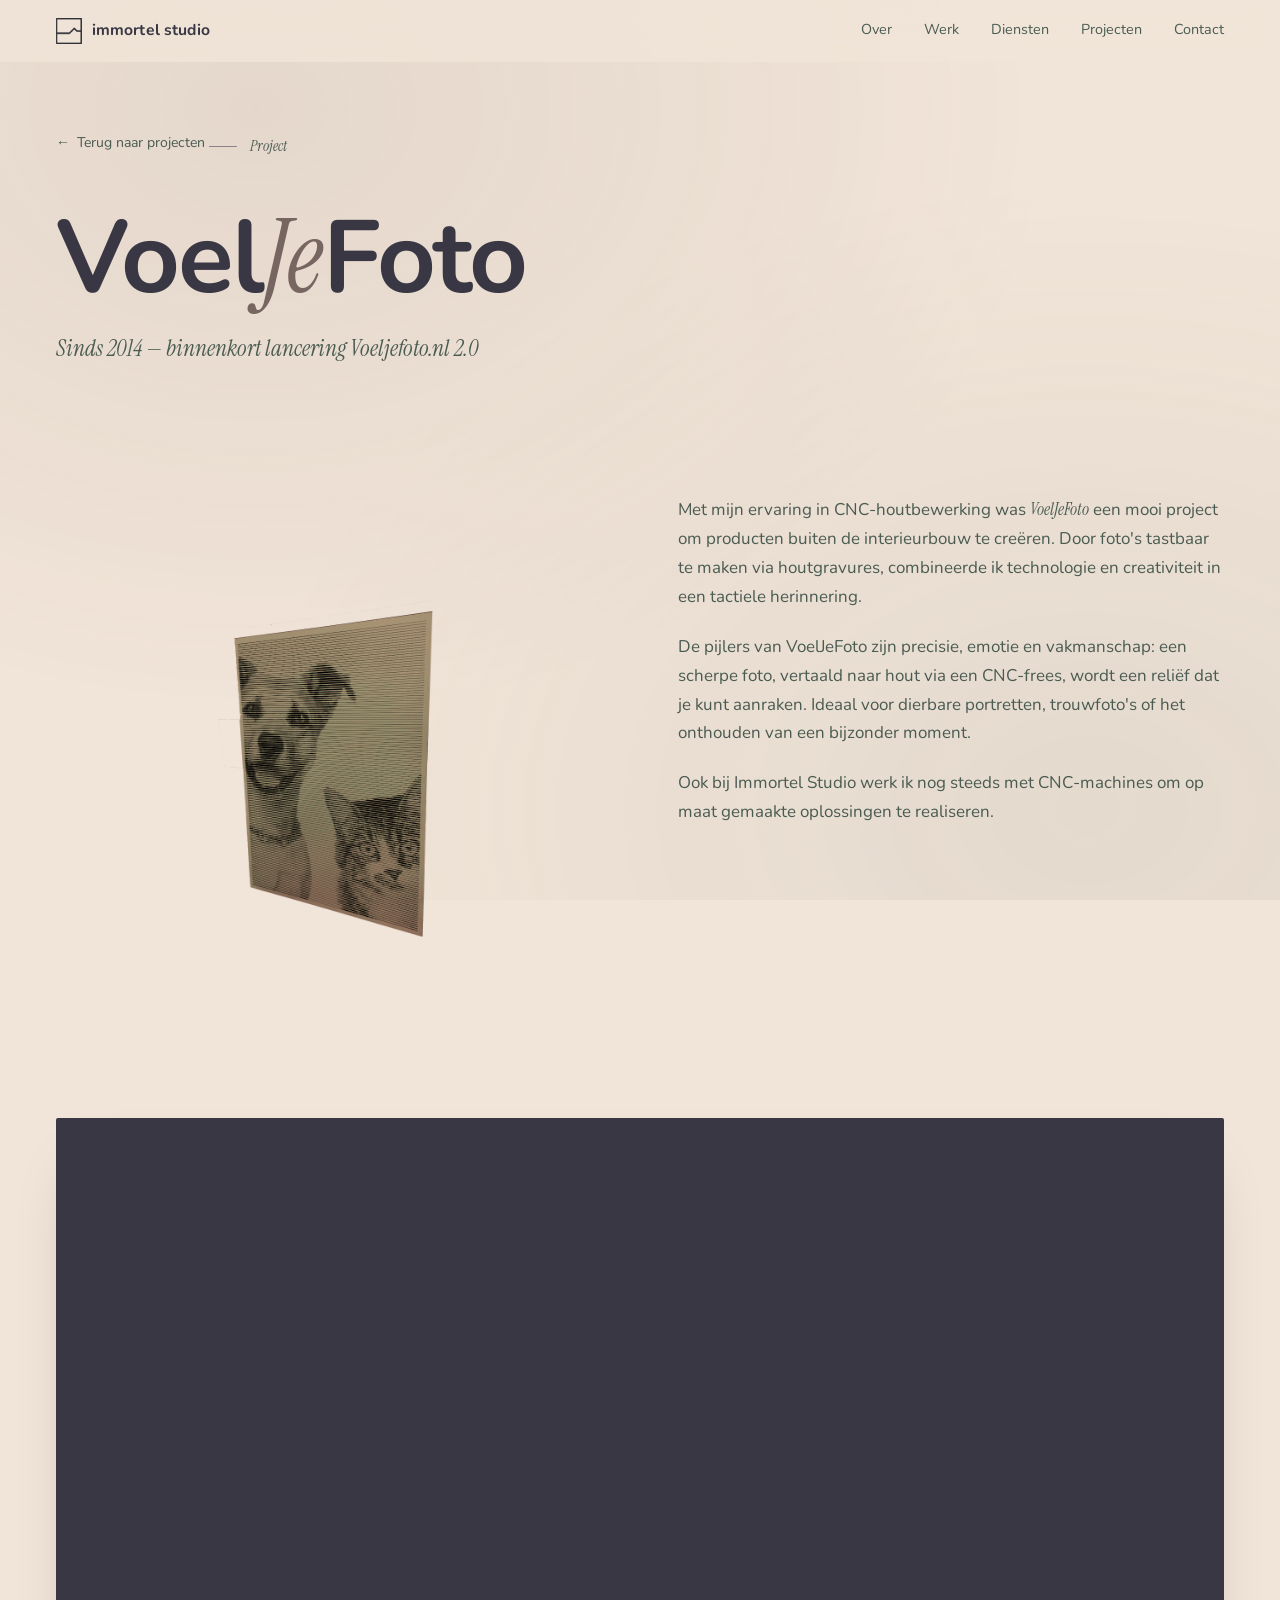
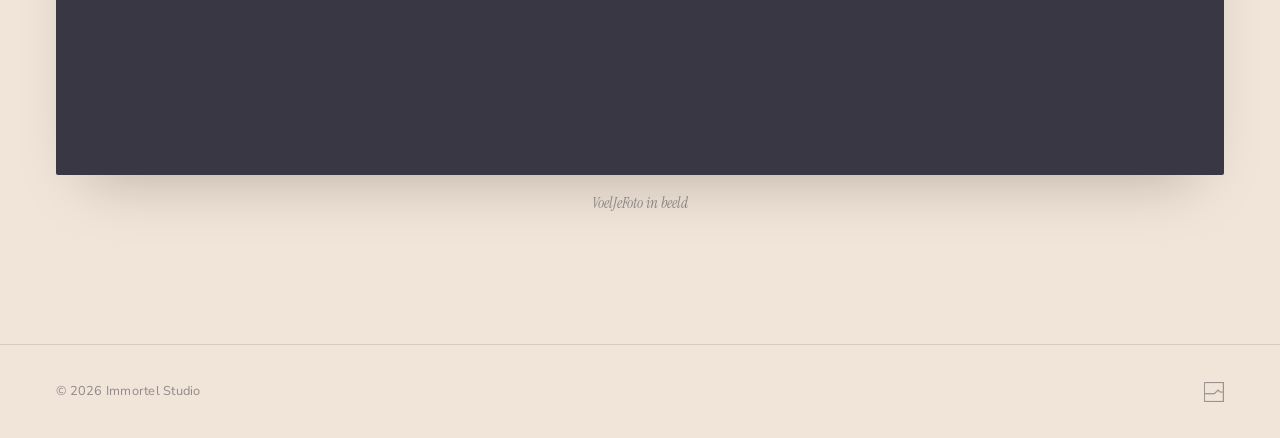
<file: voeljefoto/index.html>
<!doctype html>
<html lang="nl">
<head>
  <meta charset="utf-8">
  <meta name="viewport" content="width=device-width,initial-scale=1">
  <title>VoelJeFoto — Immortel Studio</title>
  <meta name="description" content="Sinds 2014 unieke tastbare herinneringen — houten gravures die foto's voelbaar maken via CNC-technieken.">
  <meta name="theme-color" content="#f1e4d8">
  <link rel="preconnect" href="https://fonts.googleapis.com">
  <link rel="preconnect" href="https://fonts.gstatic.com" crossorigin>
  <link href="https://fonts.googleapis.com/css2?family=Instrument+Serif:ital@0;1&family=Nunito:wght@400;500;600;700;800&display=swap" rel="stylesheet">
  <link rel="stylesheet" href="/style.css">
</head>
<body class="page page--project">

  <nav class="site-nav">
    <a href="/" class="site-nav__mark" aria-label="Immortel Studio">
      <img class="site-nav__logo" src="/images/logo.png" alt="" width="28" height="28">
      <span class="site-nav__wordmark">immortel studio</span>
    </a>
    <button class="site-nav__toggle" aria-label="Menu" aria-expanded="false" aria-controls="siteMenu">
      <span class="site-nav__toggle-bar"></span>
      <span class="site-nav__toggle-bar"></span>
      <span class="site-nav__toggle-bar"></span>
    </button>
    <div class="site-nav__links" id="siteMenu">
      <a href="/#over">Over</a>
      <a href="/#werk">Werk</a>
      <a href="/#diensten">Diensten</a>
      <a href="/#lab">Projecten</a>
      <a href="/#contact">Contact</a>
    </div>
  </nav>

  <header class="project-hero">
    <div class="project-hero__inner">
      <a class="back-link" href="/#lab"><span aria-hidden="true">←</span> Terug naar projecten</a>
      <p class="eyebrow"><em>Project</em></p>
      <h1 class="project-hero__title">Voel<em>Je</em>Foto</h1>
      <p class="project-hero__status"><em>Sinds 2014 — binnenkort lancering Voeljefoto.nl 2.0</em></p>
    </div>
  </header>

  <section class="project-body">
    <div class="project-body__inner">
      <figure class="project-body__media">
        <img src="/images/lab/voeljefoto.jpg" alt="VoelJeFoto — houten gravure van huisdieren">
      </figure>
      <div class="project-body__text">
        <div class="prose">
          <p>Met mijn ervaring in CNC-houtbewerking was <em>VoelJeFoto</em> een mooi project om producten buiten de interieurbouw te creëren. Door foto's tastbaar te maken via houtgravures, combineerde ik technologie en creativiteit in een tactiele herinnering.</p>
          <p>De pijlers van VoelJeFoto zijn precisie, emotie en vakmanschap: een scherpe foto, vertaald naar hout via een CNC-frees, wordt een reliëf dat je kunt aanraken. Ideaal voor dierbare portretten, trouwfoto's of het onthouden van een bijzonder moment.</p>
          <p>Ook bij Immortel Studio werk ik nog steeds met CNC-machines om op maat gemaakte oplossingen te realiseren.</p>
        </div>
      </div>
    </div>

    <figure class="project-video">
      <div class="project-video__frame">
        <iframe src="https://www.youtube.com/embed/VvGhIrAok3Y"
                title="VoelJeFoto — video"
                allow="accelerometer; autoplay; clipboard-write; encrypted-media; gyroscope; picture-in-picture; web-share"
                referrerpolicy="strict-origin-when-cross-origin"
                allowfullscreen></iframe>
      </div>
      <figcaption>VoelJeFoto in beeld</figcaption>
    </figure>
  </section>

  <footer class="site-foot">
    <div class="site-foot__inner">
      <span>© <span id="year"></span> Immortel Studio</span>
      <img class="site-foot__logo" src="/images/logo.png" alt="" width="20" height="20">
    </div>
  </footer>

  <script src="/app.js"></script>
</body>
</html>
</file>
<file: style.css>
/* ============================================================
   Immortel Studio — stylesheet (editorial redesign)
   ============================================================ */

:root {
  /* Brand palette */
  --cream:       #f1e4d8;
  --light-green: #bec9c3;
  --dark-green:  #4A5B51;
  --dark-grey:   #383743;
  --brown:       #766560;

  --bg:       var(--cream);
  --bg-alt:   var(--light-green);
  --ink:      var(--dark-grey);
  --ink-soft: var(--dark-green);
  --ink-mute: color-mix(in srgb, var(--dark-grey) 52%, transparent);
  --accent:   var(--brown);
  --line:     color-mix(in srgb, var(--dark-grey) 14%, transparent);

  --max: 1320px;
  --pad: clamp(1.5rem, 5vw, 3.5rem);
  --ease: cubic-bezier(.2,.7,.1,1);

  /* Arial Rounded MT Bold is the brand display face (macOS system).
     Nunito is the web fallback.
     Instrument Serif provides editorial italic accents. */
  --font-display: "Arial Rounded MT Bold", "Nunito", Arial, -apple-system, sans-serif;
  --font-body:    "Nunito", Arial, -apple-system, BlinkMacSystemFont, sans-serif;
  --font-accent:  "Instrument Serif", "Cormorant Garamond", Georgia, serif;

  /* Logo recolors — overridden in dark mode */
  --logo-filter: brightness(0) saturate(100%) invert(16%) sepia(8%) saturate(833%) hue-rotate(202deg) brightness(95%) contrast(88%);
  --hero-overlay: linear-gradient(180deg,
    color-mix(in srgb, var(--cream) 70%, transparent) 0%,
    color-mix(in srgb, var(--cream) 82%, transparent) 45%,
    color-mix(in srgb, var(--cream) 95%, transparent) 80%,
    var(--cream) 100%);
}

/* ------------------------------------------------------------
   Dark theme — activated via [data-theme="dark"] on <html>
   ------------------------------------------------------------ */
html[data-theme="dark"] {
  --cream:       #14130f;          /* deep warm near-black (becomes the base bg) */
  --light-green: #2a2f2b;          /* muted deep green for alt surfaces */
  --dark-green:  #b7c7bd;          /* light-green-tinted ink-soft */
  --dark-grey:   #ece2d5;          /* near-cream text color */
  --brown:       #d2a896;          /* lifted warm accent for readability */

  --bg:       #14130f;
  --bg-alt:   #1e1d19;
  --ink:      #ece2d5;
  --ink-soft: #b7c7bd;
  --ink-mute: color-mix(in srgb, #ece2d5 52%, transparent);
  --accent:   #d2a896;
  --line:     color-mix(in srgb, #ece2d5 14%, transparent);

  /* Invert the logo filter to a near-cream tint in dark mode */
  --logo-filter: brightness(0) saturate(100%) invert(92%) sepia(8%) saturate(240%) hue-rotate(340deg) brightness(98%) contrast(92%);
  --hero-overlay: linear-gradient(180deg,
    color-mix(in srgb, #14130f 55%, transparent) 0%,
    color-mix(in srgb, #14130f 75%, transparent) 45%,
    color-mix(in srgb, #14130f 92%, transparent) 80%,
    #14130f 100%);
  color-scheme: dark;
}

/* Dark-mode surface overrides that don't come from tokens alone */
html[data-theme="dark"] .section--lab {
  background: #0f0e0b;
  color: var(--ink);
}
html[data-theme="dark"] .section--lab .h2 { color: var(--ink); }
html[data-theme="dark"] .section--lab .h2 em { color: var(--accent); }
html[data-theme="dark"] .section--lab .eyebrow { color: var(--ink-mute); }
html[data-theme="dark"] .section--lab .eyebrow em { color: var(--ink-soft); }
html[data-theme="dark"] .section--lab .eyebrow::before { background: var(--ink-mute); }
html[data-theme="dark"] .lab__intro {
  color: color-mix(in srgb, var(--ink) 80%, transparent);
}
html[data-theme="dark"] .lab__card {
  background: #1e1d19;
  color: var(--ink);
}
html[data-theme="dark"] .lab__card h3,
html[data-theme="dark"] .lab__card__link,
html[data-theme="dark"] .lab__card__meta strong {
  color: var(--ink);
}
html[data-theme="dark"] .lab__card p,
html[data-theme="dark"] .lab__card__meta {
  color: color-mix(in srgb, var(--ink) 75%, transparent);
}
html[data-theme="dark"] .lab__card--wip .lab__card__media::after {
  background: color-mix(in srgb, #14130f 85%, transparent);
  color: var(--ink);
}
html[data-theme="dark"] .project-body__media--screenshot {
  background: #1e1d19;
  border-color: rgba(255,255,255,.08);
  box-shadow: 0 18px 40px -24px rgba(0,0,0,.6);
}
html[data-theme="dark"] .project-body__media--placeholder {
  border-color: rgba(255,255,255,.15);
  background: rgba(255,255,255,.03);
}
html[data-theme="dark"] .about__media img,
html[data-theme="dark"] .project-body__media img {
  mix-blend-mode: screen;
}
html[data-theme="dark"] .hero::before {
  filter: saturate(.6) brightness(.45);
}

* { box-sizing: border-box; }
html, body { margin: 0; padding: 0; }
html {
  scroll-behavior: smooth;
  overflow-x: clip;
}
body {
  background: var(--bg);
  color: var(--ink);
  font-family: var(--font-body);
  font-size: 17px;
  line-height: 1.65;
  -webkit-font-smoothing: antialiased;
  text-rendering: optimizeLegibility;
}

/* Subtle warm grain on cream — very faint */
body::before {
  content: '';
  position: fixed;
  inset: 0;
  pointer-events: none;
  z-index: 0;
  background-image:
    radial-gradient(at 20% 12%, color-mix(in srgb, var(--brown) 14%, transparent), transparent 55%),
    radial-gradient(at 85% 90%, color-mix(in srgb, var(--dark-green) 10%, transparent), transparent 55%);
  opacity: .7;
}

img { max-width: 100%; display: block; }
a { color: inherit; text-decoration: none; }
button { font: inherit; }

em {
  font-family: var(--font-accent);
  font-style: italic;
  font-weight: 400;
  letter-spacing: 0;
}

/* ============================================================
   Navigation
   ============================================================ */
.site-nav {
  position: fixed; top: 0; left: 0; right: 0; z-index: 100;
  display: flex; align-items: center; justify-content: space-between;
  padding: 1.1rem var(--pad);
  background: color-mix(in srgb, var(--bg) 82%, transparent);
  backdrop-filter: blur(14px);
  -webkit-backdrop-filter: blur(14px);
  border-bottom: 1px solid transparent;
  transition: border-color .3s var(--ease), padding .3s var(--ease);
}
.site-nav.is-scrolled {
  border-bottom-color: var(--line);
  padding-top: .8rem;
  padding-bottom: .8rem;
}
.site-nav__mark {
  display: inline-flex;
  align-items: center;
  gap: .6rem;
  color: var(--ink);
}
.site-nav__logo {
  width: 26px; height: 26px;
  filter: var(--logo-filter);
}
.site-nav__wordmark {
  font-family: var(--font-display);
  font-weight: 700;
  font-size: .98rem;
  letter-spacing: .01em;
  white-space: nowrap;
}
@media (max-width: 520px) {
  .site-nav__wordmark { display: none; }
}
.site-nav__links {
  display: flex; gap: 2rem;
  font-size: .9rem;
  color: var(--ink-soft);
  margin-left: auto;
}
.site-nav__links a {
  position: relative;
  padding-bottom: 2px;
}
.site-nav__links a::after {
  content: ''; position: absolute; inset: auto 0 0 0; height: 1px;
  background: var(--ink); transform: scaleX(0); transform-origin: left;
  transition: transform .35s var(--ease);
}
.site-nav__links a:hover::after { transform: scaleX(1); }

/* Theme toggle — sits as the last item inside the nav links */
.site-nav__theme {
  display: inline-flex;
  align-items: center;
  justify-content: center;
  width: 40px;
  height: 40px;
  padding: 0;
  background: transparent;
  border: 1px solid var(--line);
  border-radius: 999px;
  color: var(--ink);
  cursor: pointer;
  font: inherit;
  margin-left: .4rem;
  transition: background .25s var(--ease), border-color .25s var(--ease), color .25s var(--ease);
  -webkit-tap-highlight-color: transparent;
}
.site-nav__theme:hover {
  background: color-mix(in srgb, var(--ink) 8%, transparent);
  border-color: color-mix(in srgb, var(--ink) 35%, transparent);
}
.site-nav__theme-icon { display: none; }
html[data-theme="light"] .site-nav__theme-icon--moon,
html:not([data-theme="dark"]) .site-nav__theme-icon--moon { display: block; }
html[data-theme="dark"] .site-nav__theme-icon--sun { display: block; }
.site-nav__theme-label { display: none; }          /* hidden on desktop — icon only */
.site-nav__links { margin-left: auto; }

@media (max-width: 640px) {
  /* In the mobile overlay, render as a full pill with icon + label */
  .site-nav__theme {
    width: auto;
    height: auto;
    margin: 1rem 0 0;
    padding: .75rem 1.4rem;
    gap: .65rem;
    font-family: var(--font-display);
    font-size: 1rem;
    letter-spacing: .01em;
  }
  .site-nav__theme-label { display: inline; }
}

/* Hamburger toggle — hidden on desktop, visible on mobile */
.site-nav__toggle {
  display: none;
  position: relative;
  width: 44px;
  height: 44px;
  background: transparent;
  border: none;
  cursor: pointer;
  padding: 0;
  z-index: 110;
  color: var(--ink);
  -webkit-appearance: none;
  appearance: none;
  -webkit-tap-highlight-color: transparent;
}
.site-nav__toggle-bar {
  display: block;
  position: absolute;
  left: 10px;
  width: 24px;
  height: 2px;
  background: currentColor;
  transition: transform .35s var(--ease), opacity .25s var(--ease), top .35s var(--ease);
  border-radius: 2px;
  pointer-events: none;
}
.site-nav__toggle-bar:nth-child(1) { top: 15px; }
.site-nav__toggle-bar:nth-child(2) { top: 21.5px; }
.site-nav__toggle-bar:nth-child(3) { top: 28px; }
.site-nav__toggle[aria-expanded="true"] .site-nav__toggle-bar:nth-child(1) {
  top: 21.5px;
  transform: rotate(45deg);
}
.site-nav__toggle[aria-expanded="true"] .site-nav__toggle-bar:nth-child(2) {
  opacity: 0;
}
.site-nav__toggle[aria-expanded="true"] .site-nav__toggle-bar:nth-child(3) {
  top: 21.5px;
  transform: rotate(-45deg);
}

@media (max-width: 640px) {
  .site-nav__toggle { display: block; }

  /* Overlay menu */
  .site-nav__links {
    position: fixed;
    top: 0;
    right: 0;
    bottom: 0;
    left: 0;
    width: 100%;
    height: 100%;
    height: 100dvh;
    display: flex;
    flex-direction: column;
    justify-content: center;
    align-items: center;
    gap: 1.6rem;
    padding: 2rem var(--pad);
    background: #f1e4d8;
    background: var(--bg);
    font-family: var(--font-display);
    font-size: clamp(1.6rem, 6vw, 2.2rem);
    color: var(--ink);
    opacity: 0;
    visibility: hidden;
    transform: translateY(-8px);
    transition: opacity .4s var(--ease), transform .4s var(--ease), visibility .4s var(--ease);
    z-index: 105;
    overflow-y: auto;
    -webkit-overflow-scrolling: touch;
  }
  .site-nav[data-menu="open"] .site-nav__links {
    opacity: 1;
    visibility: visible;
    transform: none;
  }
  .site-nav__links a {
    opacity: 0;
    transform: translateY(10px);
    transition: opacity .5s var(--ease), transform .5s var(--ease);
  }
  .site-nav[data-menu="open"] .site-nav__links a {
    opacity: 1;
    transform: none;
  }
  .site-nav[data-menu="open"] .site-nav__links a:nth-child(1) { transition-delay: .08s; }
  .site-nav[data-menu="open"] .site-nav__links a:nth-child(2) { transition-delay: .13s; }
  .site-nav[data-menu="open"] .site-nav__links a:nth-child(3) { transition-delay: .18s; }
  .site-nav[data-menu="open"] .site-nav__links a:nth-child(4) { transition-delay: .23s; }
  .site-nav[data-menu="open"] .site-nav__links a:nth-child(5) { transition-delay: .28s; }
  .site-nav__links a::after { display: none; }
}
body.menu-open { overflow: hidden; }

/* ============================================================
   Hero
   ============================================================ */
.hero {
  min-height: 100vh;
  display: grid;
  place-items: center;
  padding: 7rem var(--pad) 4rem;
  position: relative;
  z-index: 1;
  overflow: hidden;
  isolation: isolate;
}
.hero::before {
  content: '';
  position: absolute;
  inset: 0;
  background-image: url('images/hero-banner.png');
  background-size: cover;
  background-position: center;
  filter: saturate(.85);
  z-index: -2;
}
.hero::after {
  content: '';
  position: absolute;
  inset: 0;
  background: var(--hero-overlay);
  z-index: -1;
}
.hero__inner {
  text-align: center;
  max-width: 1100px;
}
.hero__logo {
  width: clamp(64px, 8vw, 104px);
  height: auto;
  margin: 0 auto clamp(1.5rem, 3vw, 2.5rem);
  filter: var(--logo-filter);
  opacity: 0;
  transform: translateY(-8px);
  transition: opacity 1s var(--ease), transform 1s var(--ease);
}
.hero[data-revealed="1"] .hero__logo {
  opacity: 1;
  transform: none;
}
.hero__kicker {
  font-family: var(--font-accent);
  font-style: italic;
  font-size: clamp(1.1rem, 1.6vw, 1.4rem);
  color: var(--ink-soft);
  margin: 0 0 1.5rem;
  letter-spacing: .01em;
  opacity: 0;
  transform: translateY(6px);
  transition: opacity 1s var(--ease), transform 1s var(--ease);
}
.hero[data-revealed="1"] .hero__kicker { opacity: 1; transform: none; }

.hero__tag {
  font-family: var(--font-body);
  font-weight: 400;
  font-size: clamp(1.05rem, 1.9vw, 1.35rem);
  color: var(--ink-soft);
  margin: 2.25rem 0 2.75rem;
  opacity: 0;
  transform: translateY(6px);
  transition: opacity .9s var(--ease) .3s, transform .9s var(--ease) .3s;
}
.hero__tag em {
  color: var(--ink);
  font-size: 1.1em;
}
.hero__cta {
  display: inline-flex; align-items: center; gap: .6rem;
  padding: 1rem 1.9rem;
  border: 1px solid var(--ink);
  border-radius: 999px;
  font-size: .95rem;
  letter-spacing: .02em;
  transition: background .25s var(--ease), color .25s var(--ease), transform .25s var(--ease);
  opacity: 0;
  transform: translateY(6px);
  transition: background .25s var(--ease), color .25s var(--ease), transform .25s var(--ease), opacity .9s var(--ease) .5s;
}
.hero__cta::after {
  content: '→';
  transition: transform .25s var(--ease);
}
.hero__cta:hover { background: var(--ink); color: var(--bg); }
.hero__cta:hover::after { transform: translateX(3px); }

.hero[data-revealed="1"] .hero__tag,
.hero[data-revealed="1"] .hero__cta {
  opacity: 1; transform: none;
}

.hero__scroll {
  position: absolute; bottom: 2rem; left: 50%; transform: translateX(-50%);
  font-size: .72rem; letter-spacing: .3em; text-transform: uppercase;
  color: var(--ink-mute);
  opacity: 0;
  animation: fade-in 1.4s var(--ease) 1.8s forwards;
}
@keyframes fade-in { to { opacity: 1; } }

/* ---------- Namemark (preserved) ---------- */
.namemark {
  margin: 0;
  font-family: var(--font-display);
  font-weight: 700;
  line-height: .95;
  letter-spacing: -.015em;
  user-select: none;
}
.namemark__line {
  display: inline-flex;
  white-space: nowrap;
  justify-content: center;
  align-items: baseline;
  flex-wrap: nowrap;
  /* Single size that fits both "IMMORTEL" and "I AM VANDEMORTEL" without reflow */
  font-size: clamp(2rem, 7vw, 6rem);
}
.letter {
  display: inline-block;
  opacity: 0;
  transform: translateY(.2em);
  transition:
    opacity .55s var(--ease),
    transform .55s var(--ease),
    max-width .75s var(--ease),
    margin .75s var(--ease),
    letter-spacing .75s var(--ease);
  max-width: 2em;
  overflow: hidden;
  white-space: pre;
}
.letter.space {
  max-width: .3em;
  width: .3em;
}
.letter.is-in { opacity: 1; transform: none; }

/* Color hint: keep-letters (IMMORTEL) in solid ink; drop-letters fade to ghosted accent */
.letter.keep { color: var(--ink); }
.letter.drop {
  color: color-mix(in srgb, var(--accent) 70%, transparent);
  /* Drop-letters (A, VAN DE) kleiner getoond in expanded state */
  font-size: .55em;
  vertical-align: baseline;
}
.letter.drop.space,
.letter.space {
  font-size: .55em;
}

/* Staggered delay per drop/space letter — only applied when EXPANDING
   (default state). Collapse rule below zeroes delays for simultaneous morph. */
.letter.drop,
.letter.space {
  transition-delay: calc(var(--i, 0) * 55ms);
}
.namemark__line[data-state="morph"] .letter,
.namemark__line[data-state="final"] .letter {
  transition-delay: 0s;
}

.namemark__line[data-state="morph"] .letter.drop,
.namemark__line[data-state="final"] .letter.drop {
  opacity: 0;
  max-width: 0;
  margin: 0;
  letter-spacing: -.2em;
}
.namemark__line[data-state="morph"] .letter.space,
.namemark__line[data-state="final"] .letter.space {
  max-width: 0;
  width: 0;
}
.namemark__sub {
  display: block;
  margin-top: .55em;
  font-family: var(--font-accent);
  font-style: italic;
  font-weight: 400;
  font-size: clamp(.95rem, 1.6vw, 1.25rem);
  letter-spacing: .35em;
  text-transform: lowercase;
  color: var(--ink-soft);
  opacity: 0;
  transform: translateY(8px);
  transition: opacity 1s var(--ease), transform 1s var(--ease);
}
.namemark__sub.is-in { opacity: 1; transform: none; }

/* ============================================================
   Sections & type
   ============================================================ */
.section {
  padding: clamp(6rem, 12vw, 11rem) var(--pad);
  border-top: 1px solid var(--line);
  position: relative;
  z-index: 1;
}
.section__inner {
  max-width: var(--max);
  margin: 0 auto;
}
.section__head {
  max-width: 62ch;
  margin: 0 0 clamp(3rem, 6vw, 5rem);
}
.eyebrow {
  font-family: var(--font-body);
  font-size: .72rem;
  letter-spacing: .32em;
  text-transform: uppercase;
  color: var(--ink-mute);
  margin: 0 0 1.4rem;
  display: inline-flex;
  align-items: center;
  gap: .8rem;
}
.eyebrow em {
  font-size: 1.3em;
  letter-spacing: 0;
  text-transform: none;
  color: var(--ink-soft);
}
.eyebrow::before {
  content: '';
  display: inline-block;
  width: 28px;
  height: 1px;
  background: var(--ink-mute);
}
.h2 {
  font-family: var(--font-display);
  font-weight: 700;
  font-size: clamp(2.25rem, 6vw, 4.5rem);
  letter-spacing: -.02em;
  margin: 0;
  line-height: 1.02;
  color: var(--ink);
}
.h2 em {
  font-weight: 400;
  letter-spacing: -.005em;
  color: var(--accent);
}
.prose {
  max-width: 58ch;
  font-size: 1.06rem;
  line-height: 1.7;
  color: var(--ink-soft);
}
.prose p { margin: 0; }
.prose p + p { margin-top: 1.25em; }
.prose a {
  color: var(--ink);
  border-bottom: 1px solid var(--accent);
  transition: color .2s;
}
.prose a:hover { color: var(--accent); }

/* ============================================================
   About — asymmetric editorial 2-col
   ============================================================ */
.about {
  display: grid;
  grid-template-columns: 1fr;
  gap: clamp(2.5rem, 5vw, 4rem);
  align-items: center;
}
@media (min-width: 820px) {
  .about {
    grid-template-columns: minmax(0, 5fr) minmax(0, 7fr);
    gap: clamp(3rem, 6vw, 6rem);
  }
}
.about__media {
  overflow: hidden;
  aspect-ratio: 1 / 1;
  background: transparent;
  max-width: 520px;
  justify-self: start;
  width: 100%;
}
.about__media img {
  width: 100%; height: 100%;
  object-fit: contain;
  transition: transform 1.2s var(--ease);
  mix-blend-mode: multiply;
}
.about__media:hover img { transform: scale(1.02); }
.about__body { min-width: 0; }
.about__body .h2 {
  margin: 0 0 1.75rem;
}
.about__cta {
  display: inline-flex;
  align-items: center;
  gap: .5rem;
  margin-top: .5rem;
  padding-bottom: 3px;
  border-bottom: 1px solid var(--ink);
  font-weight: 500;
  color: var(--ink);
  transition: color .25s, border-color .25s, gap .25s var(--ease);
}
.about__cta:hover {
  color: var(--accent);
  border-color: var(--accent);
  gap: .75rem;
}
.prose .about__cta { border-bottom: 1px solid var(--ink); }

/* ============================================================
   Work — project grid with square covers
   ============================================================ */
.project-grid {
  display: grid;
  grid-template-columns: 1fr;
  gap: clamp(2rem, 4vw, 3.5rem);
}
@media (min-width: 720px) {
  .project-grid {
    grid-template-columns: repeat(2, minmax(0, 1fr));
    gap: clamp(2.5rem, 4vw, 4rem) clamp(2rem, 3vw, 3rem);
  }
}
.project-card {
  background: transparent;
  cursor: pointer;
  border: none;
  padding: 0;
  text-align: left;
  font: inherit;
  color: inherit;
  display: flex; flex-direction: column; gap: 1rem;
  width: 100%;
}
.project-card__cover {
  aspect-ratio: 1;
  overflow: hidden;
  background: var(--bg-alt);
  position: relative;
}
.project-card__cover img {
  width: 100%; height: 100%; object-fit: contain;
  transition: filter .4s var(--ease);
}
.project-card__badge {
  position: absolute;
  top: .75rem;
  right: .75rem;
  display: inline-flex;
  align-items: center;
  gap: .4rem;
  padding: .45rem .7rem;
  background: rgba(20, 20, 20, .72);
  color: #fff;
  border-radius: 999px;
  font-family: var(--font-accent, inherit);
  font-size: .95rem;
  font-weight: 600;
  line-height: 1;
  backdrop-filter: blur(6px);
  -webkit-backdrop-filter: blur(6px);
  pointer-events: none;
  box-shadow: 0 2px 8px rgba(0, 0, 0, .25);
}
.project-card__badge-icon {
  width: 1.05em;
  height: 1.05em;
  display: block;
}
.project-card__badge-count {
  font-variant-numeric: tabular-nums;
}
@media (max-width: 640px) {
  .project-card__badge {
    top: .6rem;
    right: .6rem;
    padding: .5rem .75rem;
    font-size: 1rem;
  }
}
.project-card:hover .project-card__cover img {
  filter: brightness(.98);
}
.project-card__meta {
  display: flex;
  flex-direction: column;
  gap: .35rem;
  padding: 0 .1rem;
}
.project-card__head {
  display: flex;
  justify-content: space-between;
  align-items: baseline;
  gap: 1rem;
}
.project-card__title {
  font-family: var(--font-display);
  font-weight: 700;
  font-size: clamp(1.2rem, 2vw, 1.5rem);
  letter-spacing: -.005em;
  margin: 0;
}
.project-card__count {
  font-family: var(--font-accent);
  font-style: italic;
  font-size: 1rem;
  color: var(--ink-mute);
  flex-shrink: 0;
}
.project-card__summary {
  margin: 0;
  font-size: .95rem;
  line-height: 1.4;
  color: var(--ink-mute);
  text-align: left;
}

/* ============================================================
   Services — numbered list, left-aligned
   ============================================================ */
.services {
  list-style: none;
  margin: 0;
  padding: 0;
  max-width: 900px;
  border-top: 1px solid var(--line);
}
.service {
  display: grid;
  grid-template-columns: auto 1fr;
  gap: clamp(1.5rem, 4vw, 3rem);
  align-items: baseline;
  padding: clamp(2rem, 4vw, 3rem) 0;
  border-bottom: 1px solid var(--line);
  transition: padding .3s var(--ease);
}
.service:hover {
  padding-left: .75rem;
}
.service__num {
  font-family: var(--font-accent);
  font-style: italic;
  font-size: clamp(1.5rem, 3vw, 2.25rem);
  color: var(--accent);
  line-height: 1;
  min-width: 2.5ch;
}
.service__body h3 {
  font-family: var(--font-display);
  font-weight: 700;
  font-size: clamp(1.35rem, 2.5vw, 1.9rem);
  letter-spacing: -.01em;
  margin: 0 0 .55rem;
  color: var(--ink);
}
.service__body p {
  margin: 0;
  font-size: 1.02rem;
  line-height: 1.6;
  color: var(--ink-soft);
  max-width: 52ch;
}

/* ============================================================
   Lab — dark section with refined cards
   ============================================================ */
.section--lab {
  background: var(--dark-green);
  color: var(--cream);
  border-top: 1px solid color-mix(in srgb, var(--cream) 12%, transparent);
}
.section--lab .eyebrow {
  color: color-mix(in srgb, var(--cream) 55%, transparent);
}
.section--lab .eyebrow em {
  color: color-mix(in srgb, var(--cream) 85%, transparent);
}
.section--lab .eyebrow::before {
  background: color-mix(in srgb, var(--cream) 35%, transparent);
}
.section--lab .h2 { color: var(--cream); }
.section--lab .h2 em { color: color-mix(in srgb, var(--cream) 70%, var(--brown)); }
.lab__intro {
  max-width: 58ch;
  margin: 1.25rem 0 0;
  color: color-mix(in srgb, var(--cream) 78%, transparent);
  font-size: 1.05rem;
  line-height: 1.65;
}
.lab__grid {
  display: grid;
  grid-template-columns: repeat(auto-fit, minmax(280px, 1fr));
  gap: clamp(1.5rem, 2.5vw, 2rem);
}
.lab__card {
  display: flex;
  flex-direction: column;
  background: color-mix(in srgb, var(--cream) 96%, var(--dark-green));
  color: var(--dark-grey);
  overflow: hidden;
  transition: transform .4s var(--ease), box-shadow .4s var(--ease);
  text-decoration: none;
}
a.lab__card { cursor: pointer; }
.lab__card:hover {
  transform: translateY(-4px);
  box-shadow: 0 20px 40px -20px rgba(0,0,0,.25);
}
.lab__card--inactive { opacity: .72; }
.lab__card--inactive:hover { transform: none; box-shadow: none; }
.lab__card--wip .lab__card__media {
  position: relative;
}
.lab__card--wip .lab__card__media::after {
  content: 'in ontwikkeling';
  position: absolute;
  top: .75rem; right: .75rem;
  padding: .3rem .65rem;
  background: color-mix(in srgb, var(--cream) 90%, transparent);
  color: var(--dark-grey);
  font-family: var(--font-accent);
  font-style: italic;
  font-size: .78rem;
  letter-spacing: .02em;
  backdrop-filter: blur(4px);
}
.lab__card__media {
  aspect-ratio: 4 / 3;
  overflow: hidden;
  background: var(--light-green);
}
.lab__card__media img {
  width: 100%; height: 100%; object-fit: cover;
  transition: transform .8s var(--ease);
}
.lab__card:hover .lab__card__media img { transform: scale(1.05); }

/* E3, Strwky + Panel Maker packshots zijn taller than 4:3 — contain ze zodat ze heel blijven.
   Achtergrond blijft de standaard light-green van .lab__card__media. */
[data-project="e3"] .lab__card__media,
[data-project="strwky"] .lab__card__media,
[data-project="panelmaker"] .lab__card__media {
  padding: .5rem;
}
[data-project="e3"] .lab__card__media img,
[data-project="strwky"] .lab__card__media img,
[data-project="panelmaker"] .lab__card__media img {
  object-fit: contain;
}
.lab__card__media--empty {
  display: flex; align-items: center; justify-content: center;
  background: linear-gradient(135deg, var(--light-green), color-mix(in srgb, var(--dark-green) 35%, var(--light-green)));
  color: color-mix(in srgb, var(--dark-green) 85%, transparent);
  font-family: var(--font-display);
  font-weight: 700;
  font-size: 1.5rem;
  letter-spacing: .02em;
}
.lab__card__body {
  padding: 1.6rem 1.5rem 1.9rem;
  display: flex; flex-direction: column; gap: .55rem;
  flex: 1;
}
.lab__card__meta {
  font-family: var(--font-accent);
  font-style: italic;
  font-size: .9rem;
  color: color-mix(in srgb, var(--dark-green) 85%, transparent);
  margin-top: auto;
  padding-top: .4rem;
}
.lab__card__meta strong {
  font-family: var(--font-body);
  font-style: normal;
  font-weight: 600;
  color: var(--dark-grey);
}
.lab__card__link {
  display: inline-flex;
  align-items: center;
  gap: .4rem;
  margin-top: auto;
  padding-top: .6rem;
  font-size: .88rem;
  font-weight: 600;
  letter-spacing: .02em;
  color: var(--dark-grey);
  border-bottom: 1px solid transparent;
  align-self: flex-start;
  transition: color .25s, gap .25s var(--ease);
}
.lab__card__link span { transition: transform .25s var(--ease); }
.lab__card:hover .lab__card__link {
  color: var(--accent);
  gap: .7rem;
}
.lab__card:hover .lab__card__link span {
  transform: translate(2px, -2px);
}
.lab__card h3 {
  font-family: var(--font-display);
  font-weight: 700;
  font-size: 1.25rem;
  letter-spacing: -.005em;
  margin: 0;
  color: var(--dark-grey);
}
.lab__card p {
  margin: 0;
  font-size: .95rem;
  line-height: 1.55;
  color: var(--dark-green);
}

/* ============================================================
   Contact — big, editorial
   ============================================================ */
.section--contact {
  padding-top: clamp(7rem, 14vw, 12rem);
  padding-bottom: clamp(7rem, 14vw, 12rem);
  text-align: center;
}
.section--contact .eyebrow {
  justify-content: center;
}
.section--contact .section__inner { max-width: 900px; }
.h2--contact {
  font-size: clamp(2.5rem, 8vw, 6rem);
  margin-bottom: 1.5rem;
}
.contact__intro {
  color: var(--ink-soft);
  margin: 0 auto 3rem;
  max-width: 44ch;
  font-size: 1.1rem;
  line-height: 1.6;
}
.contact__row {
  display: flex;
  flex-direction: column;
  align-items: center;
  gap: 1rem;
}
.contact__link {
  display: inline-block;
  font-family: var(--font-accent);
  font-style: italic;
  font-weight: 400;
  font-size: clamp(1.75rem, 5vw, 3.25rem);
  color: var(--ink);
  border-bottom: 1px solid var(--ink);
  padding: 0 .1rem .2rem;
  letter-spacing: .005em;
  transition: color .25s, border-color .25s, transform .25s var(--ease);
}
.contact__link:hover {
  color: var(--accent);
  border-color: var(--accent);
  transform: translateY(-2px);
}

/* ============================================================
   Footer
   ============================================================ */
.site-foot {
  border-top: 1px solid var(--line);
  padding: 2.25rem var(--pad);
  color: var(--ink-mute);
  font-size: .8rem;
  letter-spacing: .02em;
  position: relative;
  z-index: 1;
}
.site-foot__inner {
  max-width: var(--max); margin: 0 auto;
  display: flex; justify-content: space-between; align-items: center; gap: 1rem;
}
.site-foot__mark {
  letter-spacing: .2em;
  font-family: var(--font-display);
  font-size: .85rem;
}
.site-foot__logo {
  width: 20px; height: 20px;
  opacity: .45;
  filter: var(--logo-filter);
}

/* ============================================================
   Lightbox
   ============================================================ */
.lightbox {
  position: fixed; inset: 0; z-index: 200;
  background: rgba(16, 14, 10, .96);
  display: none;
  align-items: center; justify-content: center;
}
.lightbox[data-open="1"] { display: flex; }
.lightbox__viewport {
  position: absolute;
  inset: 0;
  overflow: hidden;
  touch-action: none; /* swipe + pinch-zoom are handled in JS */
}
.lightbox__track {
  display: flex;
  width: 100%;
  height: 100%;
  will-change: transform;
  transform: translate3d(-100%, 0, 0); /* centre = the middle slide */
}
.lightbox__slide {
  flex: 0 0 100%;
  width: 100%;
  height: 100%;
  display: flex;
  align-items: center;
  justify-content: center;
}
.lightbox__slide img {
  max-width: 92vw;
  max-height: 90vh;
  object-fit: contain;
  -webkit-user-drag: none;
  user-select: none;
  transform-origin: center center; /* zoom pivots on the image centre */
}
.lightbox__close,
.lightbox__prev,
.lightbox__next {
  position: absolute;
  z-index: 2; /* above the full-screen viewport so they stay clickable */
  background: transparent; color: #fff;
  border: none; cursor: pointer;
  width: 48px; height: 48px;
  font-size: 2rem; line-height: 1;
  opacity: .65; transition: opacity .2s;
}
.lightbox__close:hover,
.lightbox__prev:hover,
.lightbox__next:hover { opacity: 1; }
.lightbox__close { top: 1rem; right: 1rem; }
.lightbox__prev { left: 1rem; top: 50%; transform: translateY(-50%); }
.lightbox__next { right: 1rem; top: 50%; transform: translateY(-50%); }
.lightbox__count {
  position: absolute; bottom: 1.5rem; left: 50%; transform: translateX(-50%);
  color: #fff;
  font-family: var(--font-accent);
  font-style: italic;
  font-size: .95rem;
  letter-spacing: .05em;
  opacity: .7;
}

/* ============================================================
   Project subpage
   ============================================================ */
.page--project {
  background: var(--bg);
}
.project-hero {
  padding: 8rem var(--pad) clamp(3rem, 6vw, 5rem);
  max-width: var(--max);
  margin: 0 auto;
  position: relative;
  z-index: 1;
}
.project-hero__inner {
  max-width: 900px;
}
.back-link {
  display: inline-flex;
  align-items: center;
  gap: .45rem;
  font-size: .88rem;
  color: var(--ink-soft);
  margin-bottom: 2.5rem;
  padding-bottom: 2px;
  border-bottom: 1px solid transparent;
  transition: color .25s, gap .25s var(--ease), border-color .25s;
}
.back-link span { transition: transform .25s var(--ease); }
.back-link:hover {
  color: var(--ink);
  gap: .65rem;
  border-color: var(--line);
}
.back-link:hover span { transform: translateX(-3px); }

.project-hero__title {
  font-family: var(--font-display);
  font-weight: 700;
  font-size: clamp(2.5rem, 8vw, 6.5rem);
  letter-spacing: -.02em;
  line-height: 1;
  margin: .6rem 0 1.25rem;
  color: var(--ink);
}
.project-hero__title em {
  color: var(--accent);
  font-weight: 400;
}
.project-hero__status {
  font-family: var(--font-accent);
  font-style: italic;
  font-size: clamp(1.05rem, 2vw, 1.45rem);
  color: var(--ink-soft);
  margin: 0;
}

.project-body {
  padding: clamp(2rem, 4vw, 4rem) var(--pad) clamp(6rem, 10vw, 10rem);
  max-width: var(--max);
  margin: 0 auto;
  position: relative;
  z-index: 1;
}
.project-body__inner {
  display: grid;
  grid-template-columns: 1fr;
  gap: clamp(2.5rem, 5vw, 4.5rem);
  align-items: start;
}
@media (min-width: 820px) {
  .project-body__inner {
    grid-template-columns: minmax(0, 6fr) minmax(0, 6fr);
    gap: clamp(3rem, 6vw, 6rem);
  }
}
.project-body__media {
  margin: 0;
  overflow: hidden;
  aspect-ratio: 1 / 1;
  background: transparent;
  max-width: 560px;
  width: 100%;
}
.project-body__media img {
  width: 100%; height: 100%;
  object-fit: contain;
  mix-blend-mode: multiply;
}
.project-body__text {
  display: flex;
  flex-direction: column;
  gap: 1.5rem;
}
.project-ext {
  display: inline-flex;
  align-items: center;
  gap: .5rem;
  align-self: flex-start;
  font-weight: 600;
  font-size: .95rem;
  color: var(--ink);
  padding: .9rem 1.5rem;
  border: 1px solid var(--ink);
  border-radius: 999px;
  transition: background .25s, color .25s, gap .25s var(--ease);
}
.project-ext:hover {
  background: var(--ink);
  color: var(--bg);
  gap: .7rem;
}

/* Feature rows — stacked, alternating */
.project-body .project-body__inner + .project-body__inner {
  margin-top: clamp(3.5rem, 7vw, 6rem);
}
@media (min-width: 820px) {
  .project-body__inner--reverse > .project-body__media,
  .project-body__inner--reverse > .project-body__media--screenshot {
    order: 2;
  }
}
.project-body .prose h2 {
  font-family: 'Instrument Serif', serif;
  font-size: clamp(1.6rem, 2.6vw, 2.2rem);
  font-weight: 400;
  line-height: 1.2;
  margin: 0 0 .6rem;
}

/* Screenshot-style media (UI captures, not product shots) */
.project-body__media--screenshot {
  aspect-ratio: 16 / 9;
  max-width: 720px;
  border-radius: 10px;
  border: 1px solid rgba(0,0,0,.08);
  box-shadow: 0 18px 40px -24px rgba(0,0,0,.35);
  background: #fff;
}
.project-body__media--screenshot img {
  object-fit: cover;
  mix-blend-mode: normal;
}

/* Placeholder for missing screenshots */
.project-body__media--placeholder {
  aspect-ratio: 16 / 9;
  max-width: 720px;
  border-radius: 10px;
  border: 1px dashed rgba(0,0,0,.2);
  background: rgba(0,0,0,.02);
  display: grid;
  place-items: center;
}
.placeholder {
  display: flex;
  flex-direction: column;
  align-items: center;
  gap: .35rem;
  color: var(--dark-grey);
  text-align: center;
  padding: 1rem;
}
.placeholder__label {
  font-family: 'Instrument Serif', serif;
  font-style: italic;
  font-size: 1.2rem;
}
.placeholder__hint {
  font-size: .9rem;
  opacity: .7;
}

.project-video {
  grid-column: 1 / -1;
  margin: clamp(3rem, 6vw, 5rem) 0 0;
  display: flex;
  flex-direction: column;
  gap: 1rem;
}
.project-video__frame {
  position: relative;
  width: 100%;
  aspect-ratio: 16 / 9;
  background: var(--dark-grey);
  overflow: hidden;
  border-radius: 2px;
  box-shadow: 0 30px 60px -30px rgba(0,0,0,.25);
}
.project-video__frame iframe {
  position: absolute;
  inset: 0;
  width: 100%;
  height: 100%;
  border: 0;
}
.project-video figcaption {
  font-family: var(--font-accent);
  font-style: italic;
  color: var(--ink-mute);
  font-size: .95rem;
  text-align: center;
}

/* ============================================================
   Reveal on scroll
   ============================================================ */
.reveal {
  opacity: 0; transform: translateY(22px);
  transition: opacity 1s var(--ease), transform 1s var(--ease);
}
.reveal.is-in { opacity: 1; transform: none; }

@media (prefers-reduced-motion: reduce) {
  * { animation-duration: .001ms !important; transition-duration: .001ms !important; }
  body::before { display: none; }
}
</file>
